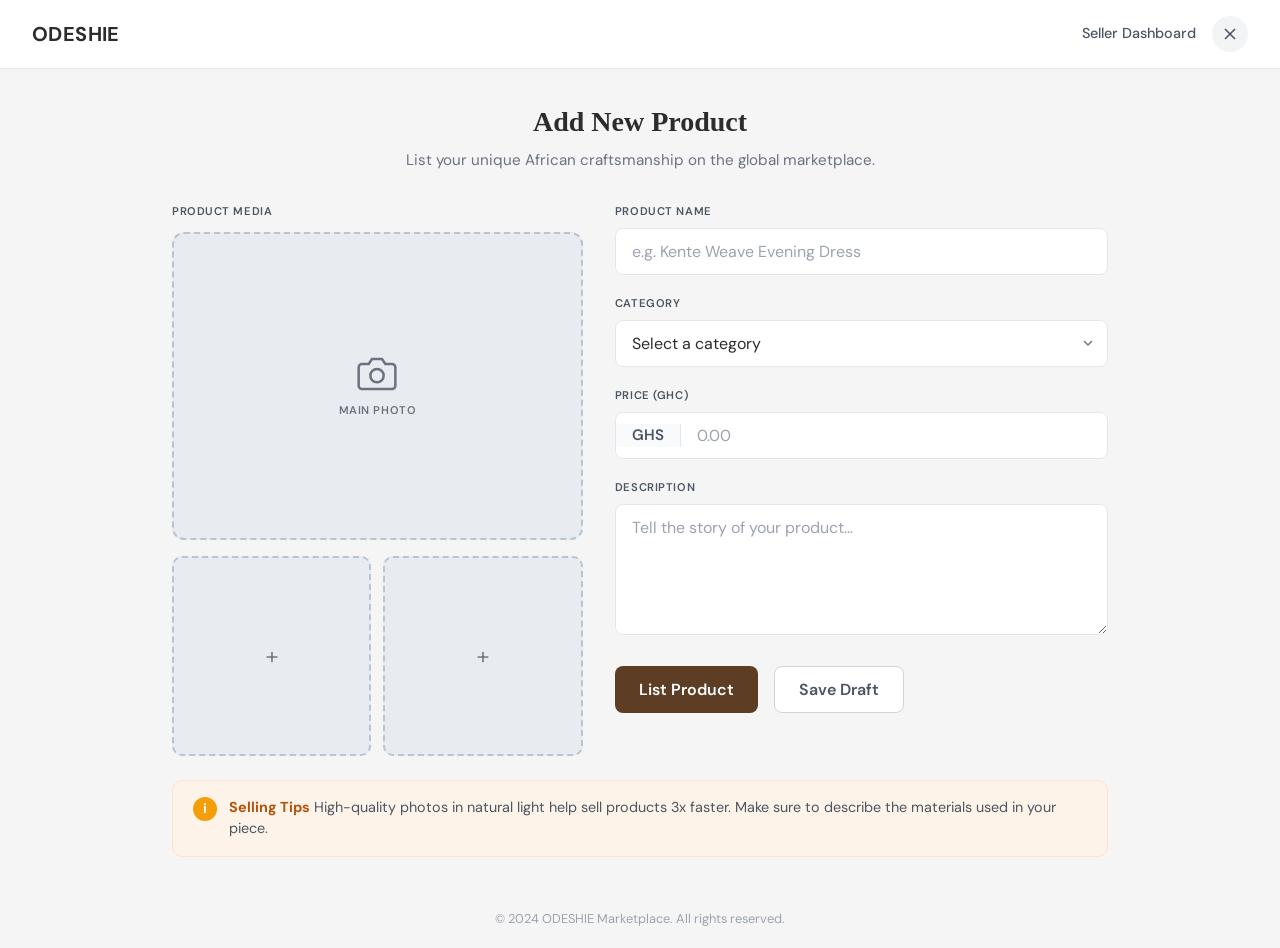
<file: pages/add-product.html>
<!DOCTYPE html>
<html lang="en">
<head>
  <meta charset="UTF-8">
  <meta name="viewport" content="width=device-width, initial-scale=1.0">
  <title>Add New Product — ODESHIE Seller</title>
  <link rel="preconnect" href="https://fonts.googleapis.com">
  <link rel="preconnect" href="https://fonts.gstatic.com" crossorigin>
  <link href="https://fonts.googleapis.com/css2?family=DM+Sans:wght@400;500;600;700&display=swap" rel="stylesheet">
  <link rel="stylesheet" href="../css/style.css">
</head>
<body class="page-add-product">
  <header class="add-product-header">
    <a href="../index.html" class="add-product-header__logo">ODESHIE</a>
    <div class="add-product-header__right">
      <a href="manage-products.html" class="add-product-header__link">Seller Dashboard</a>
      <a href="manage-products.html" class="add-product-header__close" aria-label="Close">
        <svg width="20" height="20" viewBox="0 0 24 24" fill="none" stroke="currentColor" stroke-width="2"><line x1="18" y1="6" x2="6" y2="18"/><line x1="6" y1="6" x2="18" y2="18"/></svg>
      </a>
    </div>
  </header>

  <main class="add-product-main">
    <h1 class="add-product-title">Add New Product</h1>
    <p class="add-product-subtitle">List your unique African craftsmanship on the global marketplace.</p>

    <form class="add-product-form" action="#" method="post">
      <div class="add-product-grid">
        <div class="add-product-media">
          <label class="add-product-media__label">Product Media</label>
          <div class="add-product-media__main" id="main-photo-area">
            <input type="file" name="main_photo" id="main_photo" class="add-product-media__input" accept="image/*">
            <svg class="add-product-media__camera" width="40" height="40" viewBox="0 0 24 24" fill="none" stroke="currentColor" stroke-width="1.5"><path d="M23 19a2 2 0 0 1-2 2H3a2 2 0 0 1-2-2V8a2 2 0 0 1 2-2h4l2-3h6l2 3h4a2 2 0 0 1 2 2z"/><circle cx="12" cy="13" r="4"/></svg>
            <span class="add-product-media__main-text">Main Photo</span>
          </div>
          <div class="add-product-media__thumbs">
            <div class="add-product-media__thumb" id="thumb1">
              <input type="file" name="photo_2" id="photo_2" class="add-product-media__input" accept="image/*">
              <span class="add-product-media__plus">+</span>
            </div>
            <div class="add-product-media__thumb" id="thumb2">
              <input type="file" name="photo_3" id="photo_3" class="add-product-media__input" accept="image/*">
              <span class="add-product-media__plus">+</span>
            </div>
          </div>
        </div>

        <div class="add-product-details">
          <div class="add-product-field">
            <label class="add-product-field__label" for="product_name">Product name</label>
            <input type="text" name="product_name" id="product_name" class="add-product-input" placeholder="e.g. Kente Weave Evening Dress">
          </div>
          <div class="add-product-field">
            <label class="add-product-field__label" for="category">Category</label>
            <div class="add-product-select-wrap">
              <select name="category" id="category" class="add-product-select">
                <option value="">Select a category</option>
                <option>Dresses</option>
                <option>Tops</option>
                <option>Jewelry</option>
                <option>Accessories</option>
                <option>Footwear</option>
                <option>Trousers</option>
              </select>
              <svg class="add-product-select__arrow" width="16" height="16" viewBox="0 0 24 24" fill="none" stroke="currentColor" stroke-width="2"><polyline points="6 9 12 15 18 9"/></svg>
            </div>
          </div>
          <div class="add-product-field">
            <label class="add-product-field__label" for="price">Price (GHC)</label>
            <div class="add-product-price-wrap">
              <span class="add-product-price-wrap__prefix">GHS</span>
              <input type="number" name="price" id="price" class="add-product-input add-product-input--price" placeholder="0.00" step="0.01" min="0" value="">
            </div>
          </div>
          <div class="add-product-field">
            <label class="add-product-field__label" for="description">Description</label>
            <textarea name="description" id="description" class="add-product-textarea" placeholder="Tell the story of your product..." rows="5"></textarea>
          </div>
          <div class="add-product-actions">
            <button type="submit" class="add-product-btn add-product-btn--primary">List Product</button>
            <button type="button" class="add-product-btn add-product-btn--secondary">Save Draft</button>
          </div>
        </div>
      </div>

      <div class="add-product-tips">
        <span class="add-product-tips__icon" aria-hidden="true">i</span>
        <p class="add-product-tips__text"><strong class="add-product-tips__title">Selling Tips</strong> High-quality photos in natural light help sell products 3x faster. Make sure to describe the materials used in your piece.</p>
      </div>
    </form>
  </main>

  <footer class="add-product-footer">
    © 2024 ODESHIE Marketplace. All rights reserved.
  </footer>

  <script>
    document.getElementById('main-photo-area').addEventListener('click', function() { document.getElementById('main_photo').click(); });
    document.getElementById('thumb1').addEventListener('click', function() { document.getElementById('photo_2').click(); });
    document.getElementById('thumb2').addEventListener('click', function() { document.getElementById('photo_3').click(); });
  </script>
</body>
</html>
</file>
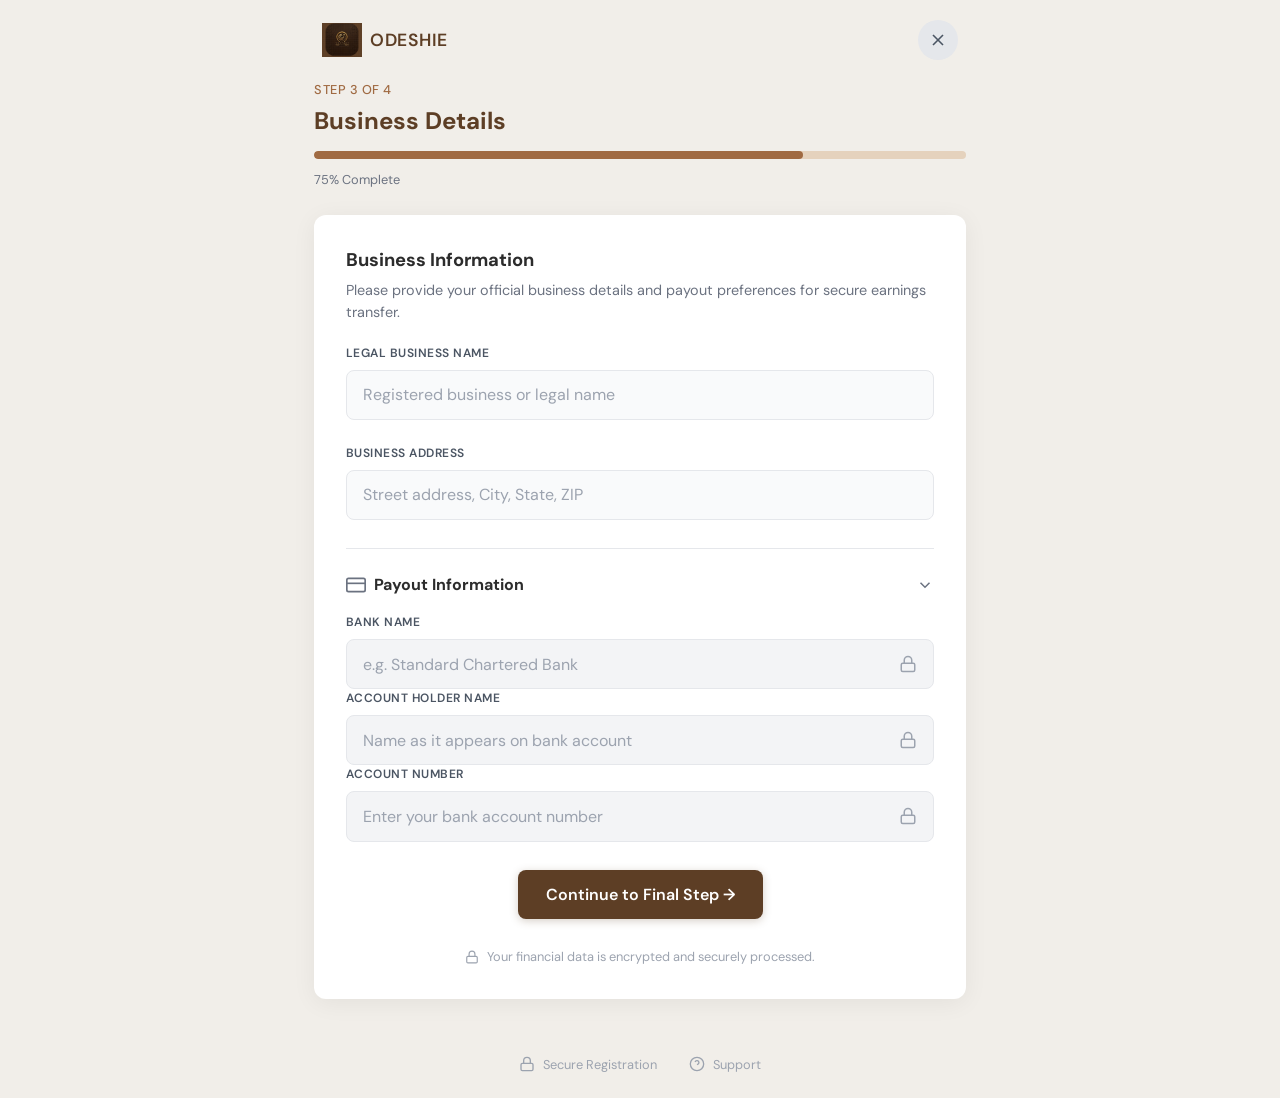
<file: pages/business-details.html>
<!DOCTYPE html>
<html lang="en">
<head>
  <meta charset="UTF-8">
  <meta name="viewport" content="width=device-width, initial-scale=1.0">
  <title>Business Details — ODESHIE</title>
  <link rel="preconnect" href="https://fonts.googleapis.com">
  <link rel="preconnect" href="https://fonts.gstatic.com" crossorigin>
  <link href="https://fonts.googleapis.com/css2?family=DM+Sans:wght@400;500;600;700&display=swap" rel="stylesheet">
  <link rel="stylesheet" href="../css/style.css">
</head>
<body class="page-setup">
  <header class="setup-header">
    <a href="../index.html" class="setup-header__logo">
      <img src="../assets/logo-odeshie.png" alt="" class="setup-header__logo-img" width="40" height="40">
      <span class="setup-header__logo-text">ODESHIE</span>
    </a>
    <a href="../index.html" class="setup-header__close" aria-label="Close">
      <svg width="20" height="20" viewBox="0 0 24 24" fill="none" stroke="currentColor" stroke-width="2"><line x1="18" y1="6" x2="6" y2="18"/><line x1="6" y1="6" x2="18" y2="18"/></svg>
    </a>
  </header>

  <main class="setup-main">
    <div class="setup-progress">
      <span class="setup-progress__step">STEP 3 OF 4</span>
      <h1 class="setup-progress__title">Business Details</h1>
      <div class="setup-progress__bar-wrap">
        <div class="setup-progress__bar" role="progressbar" aria-valuenow="75" aria-valuemin="0" aria-valuemax="100" style="width: 75%"></div>
      </div>
      <span class="setup-progress__pct">75% Complete</span>
    </div>

    <div class="setup-card">
      <section class="setup-section">
        <h2 class="setup-section__heading">Business Information</h2>
        <p class="setup-section__sub">Please provide your official business details and payout preferences for secure earnings transfer.</p>
        <form class="setup-form" action="#" method="post">
          <div class="setup-field">
            <label class="setup-field__label" for="legal_name">Legal business name</label>
            <input type="text" name="legal_name" id="legal_name" class="setup-input setup-input--full" placeholder="Registered business or legal name">
          </div>
          <div class="setup-field">
            <label class="setup-field__label" for="business_address">Business address</label>
            <input type="text" name="business_address" id="business_address" class="setup-input setup-input--full" placeholder="Street address, City, State, ZIP">
          </div>
        </section>

        <section class="setup-section setup-section--payout">
        <button type="button" class="setup-section__toggle" aria-expanded="true" aria-controls="payout-fields" id="payout-toggle">
          <svg class="setup-section__icon" width="20" height="20" viewBox="0 0 24 24" fill="none" stroke="currentColor" stroke-width="2"><rect x="1" y="4" width="22" height="16" rx="2" ry="2"/><line x1="1" y1="10" x2="23" y2="10"/></svg>
          <span class="setup-section__heading setup-section__heading--inline">Payout Information</span>
          <svg class="setup-section__arrow" width="18" height="18" viewBox="0 0 24 24" fill="none" stroke="currentColor" stroke-width="2"><polyline points="6 9 12 15 18 9"/></svg>
        </button>
        <div id="payout-fields" class="setup-section__content">
          <div class="setup-field">
            <label class="setup-field__label" for="bank_name">Bank name</label>
            <div class="setup-input-wrap setup-input-wrap--secure">
              <input type="text" name="bank_name" id="bank_name" class="setup-input" placeholder="e.g. Standard Chartered Bank">
              <svg class="setup-input-wrap__lock" width="18" height="18" viewBox="0 0 24 24" fill="none" stroke="currentColor" stroke-width="2"><rect x="3" y="11" width="18" height="11" rx="2" ry="2"/><path d="M7 11V7a5 5 0 0 1 10 0v4"/></svg>
            </div>
          </div>
          <div class="setup-field">
            <label class="setup-field__label" for="account_holder">Account holder name</label>
            <div class="setup-input-wrap setup-input-wrap--secure">
              <input type="text" name="account_holder" id="account_holder" class="setup-input" placeholder="Name as it appears on bank account">
              <svg class="setup-input-wrap__lock" width="18" height="18" viewBox="0 0 24 24" fill="none" stroke="currentColor" stroke-width="2"><rect x="3" y="11" width="18" height="11" rx="2" ry="2"/><path d="M7 11V7a5 5 0 0 1 10 0v4"/></svg>
            </div>
          </div>
          <div class="setup-field">
            <label class="setup-field__label" for="account_number">Account number</label>
            <div class="setup-input-wrap setup-input-wrap--secure">
              <input type="text" name="account_number" id="account_number" class="setup-input" placeholder="Enter your bank account number" inputmode="numeric" autocomplete="off">
              <svg class="setup-input-wrap__lock" width="18" height="18" viewBox="0 0 24 24" fill="none" stroke="currentColor" stroke-width="2"><rect x="3" y="11" width="18" height="11" rx="2" ry="2"/><path d="M7 11V7a5 5 0 0 1 10 0v4"/></svg>
            </div>
          </div>
        </div>
        </section>

        <div class="setup-actions">
          <button type="submit" class="setup-btn setup-btn--primary">Continue to Final Step →</button>
          <p class="setup-secure-msg">
            <svg width="14" height="14" viewBox="0 0 24 24" fill="none" stroke="currentColor" stroke-width="2"><rect x="3" y="11" width="18" height="11" rx="2" ry="2"/><path d="M7 11V7a5 5 0 0 1 10 0v4"/></svg>
            Your financial data is encrypted and securely processed.
          </p>
        </div>
        </form>
    </div>
  </main>

  <footer class="setup-footer">
    <span class="setup-footer__item">
      <svg width="16" height="16" viewBox="0 0 24 24" fill="none" stroke="currentColor" stroke-width="2"><rect x="3" y="11" width="18" height="11" rx="2" ry="2"/><path d="M7 11V7a5 5 0 0 1 10 0v4"/></svg>
      Secure Registration
    </span>
    <span class="setup-footer__item">
      <svg width="16" height="16" viewBox="0 0 24 24" fill="none" stroke="currentColor" stroke-width="2"><circle cx="12" cy="12" r="10"/><path d="M9.09 9a3 3 0 0 1 5.83 1c0 2-3 3-3 3"/><line x1="12" y1="17" x2="12.01" y2="17"/></svg>
      Support
    </span>
  </footer>
</body>
</html>
</file>
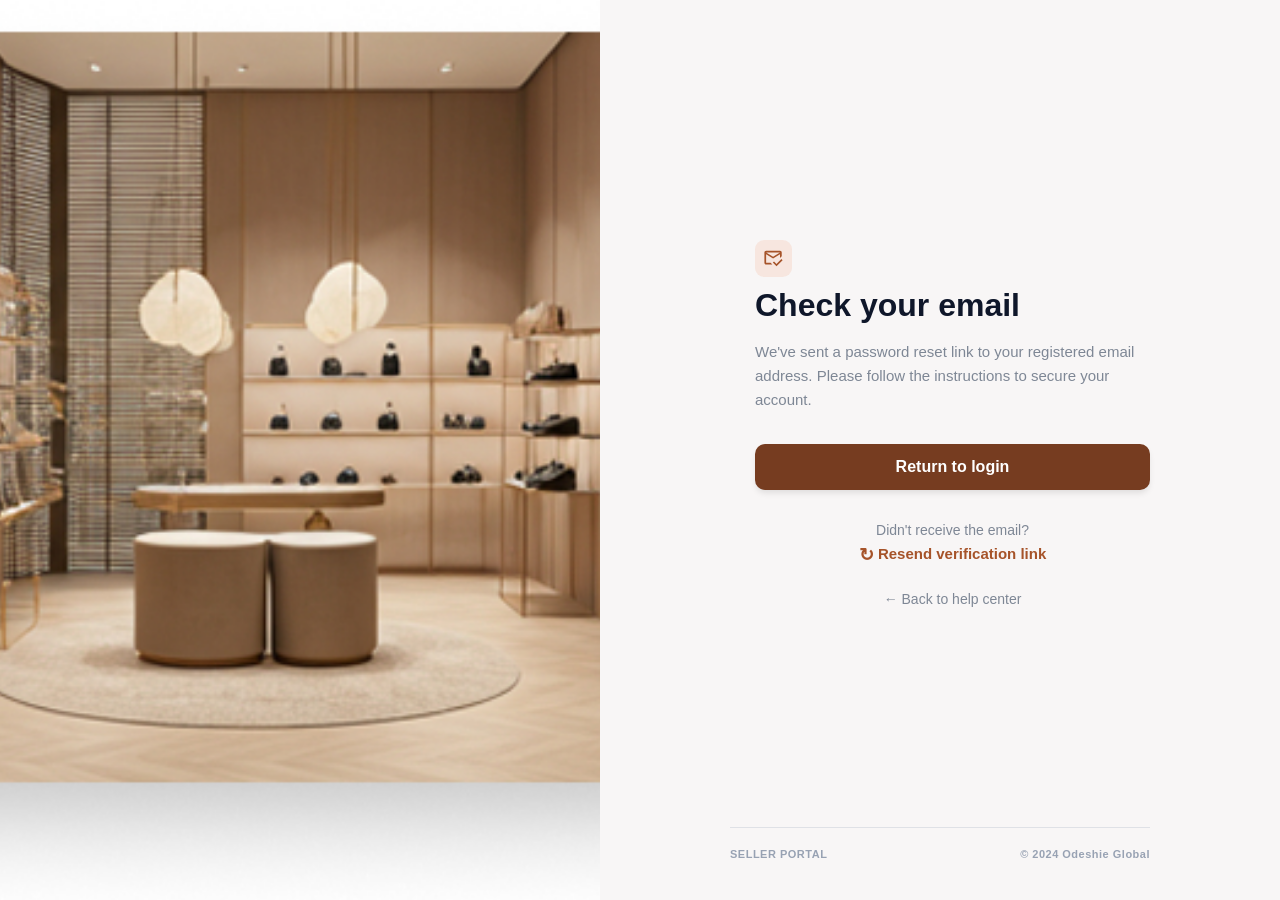
<file: pages/check-email.html>
<!DOCTYPE html>
<html lang="en">
<head>
    <meta charset="UTF-8">
    <meta name="viewport" content="width=device-width, initial-scale=1.0">
    <link rel="stylesheet" href="../css/check-email.css">
    <title>Email Check</title>
</head>
<body>
    <div class="container">
        <div class="left">
            <img src="../assets/images/Untitled/img/Left Side_ Branding/Background.jpg" alt="Branding Background">
        </div>

        <div class="right">
            <div class="main-content">
                <div class="icon-box">
                    <img src="../assets/icons and buttons/Untitled (4)/Untitled (5)/Icon/Overlay.svg" alt="Email Icon">
                </div>

                <h1>Check your email</h1>
                
                <p class="p-1">We've sent a password reset link to your registered email address. Please follow the instructions to secure your account.</p>

                <button><a href="login2.html">Return to login</a></button>

                <div class="resend-container">
                    <small>Didn't receive the email?</small>
                    <p class="p-2"><span>&#8635;</span> Resend verification link</p>
                </div>

                <p class="back-to-help">
                    <a href="#">&#8592; Back to help center</a>
                </p>
            </div>

            <footer>
                <div class="l"></div>
                <div class="footer-bottom">
                    <h3>SELLER PORTAL</h3>
                    <p>&copy; 2024 Odeshie Global</p>
                </div>
            </footer>
        </div>
    </div>
</body>
</html>
</file>
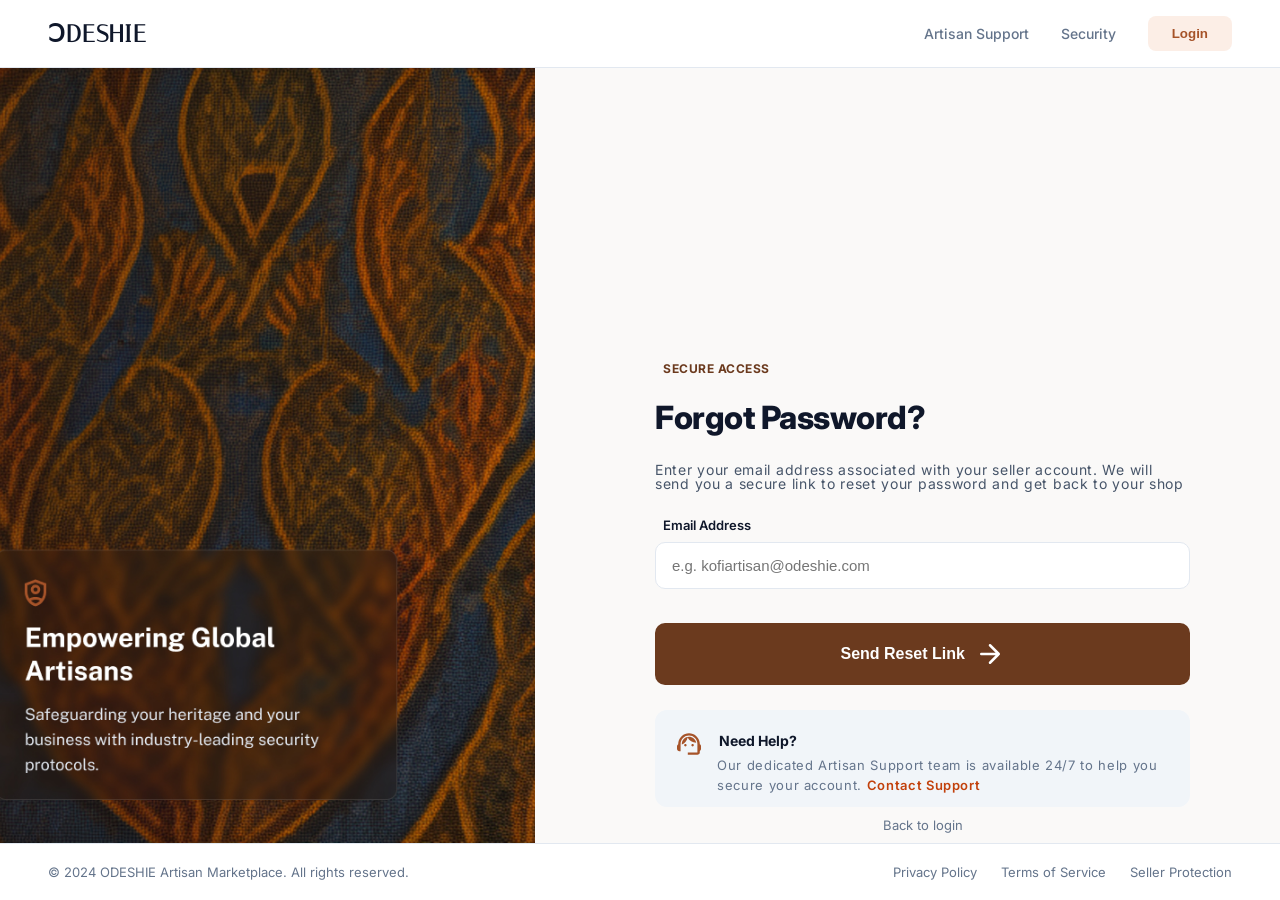
<file: pages/forgot-password-buyer.html>
<!DOCTYPE html>
<html lang="en">
<head>
    <meta charset="UTF-8">
    <meta name="viewport" content="width=device-width, initial-scale=1.0">
    <link rel="stylesheet" href="../css/forgot-password-buyer.css">
    <title>Forgot Password</title>
</head>
<body>
    <header>
        <h1>ƆDESHIE</h1>
        <nav><ul>
            <li>Artisan Support</li>
            <li>Security</li> 
            <button type="button"><a href="login.html">Login</a></button>
        </ul></nav>
    </header>
    <div class="container">
        <div class="left">
            <img src="../assets/images/Untitled/img/Left Side_ Image (African Heritage Textile).jpg" alt="">
        </div>
        <div class="right">
           <div class="sm-cont">
            <i></i>
             <small>SECURE ACCESS</small>
           </div>
            <h2>Forgot Password?</h2>
            <p>Enter your email address associated with your seller account. We will send you a secure link to reset your password and get back to your shop</p>
           <div class="em-cont">
            <i></i>
            <label for="email">Email Address</label>
           </div>
              <input type="email" id="email" placeholder="e.g. kofiartisan@odeshie.com">
                <button type="button" class="reset-btn"> Send Reset Link <img src="../assets/icons and buttons/Untitled (4)/Arrow right.svg" alt=""> </button>
                <div class="help">
                   <div class="b"><img src="../assets/icons and buttons/Untitled (4)/Untitled (5)/Icon-3.svg" alt=""><h3>Need Help?</h3></div> 
                    <p>Our dedicated Artisan Support team is available 24/7 to help you secure your account. <a href="contact.html">Contact Support</a></p>
                </div>
                <small><a href="login.html">Back to login</a></small>
        </div>
    </div>
    <footer>
        <p>&copy; 2024 ODESHIE Artisan Marketplace. All rights reserved.</p>
        <div class="footer-links">
            <a href="#">Privacy Policy</a>
            <a href="#">Terms of Service</a>
            <a href="#">Seller Protection</a>
        </div>
    </footer>
</body>
</html>
</file>
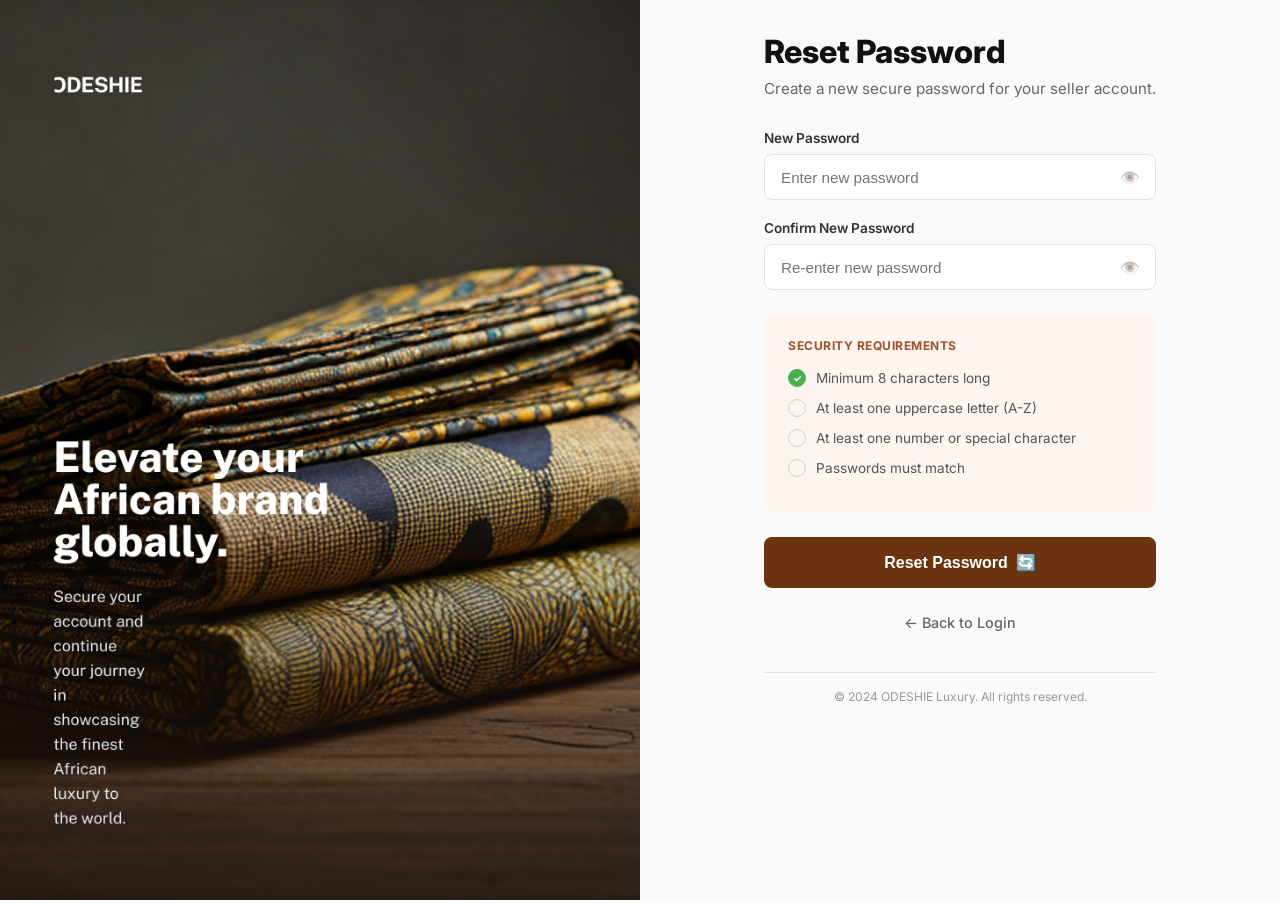
<file: pages/forgot-password-seller.html>
<!DOCTYPE html>
<html lang="en">
<head>
    <meta charset="UTF-8">
    <meta name="viewport" content="width=device-width, initial-scale=1.0">
    <link rel="stylesheet" href="../css/forgot-password-seller.css">
    <title>Reset Password (Seller)</title>
</head>
<body>
    <div class="contain">
        <div class="left">
            <img src="../assets/images/Untitled/Untitled (2)/Left Side_ Visual/Branding.jpg" alt="Branding Image">
        </div>

        <div class="right">
            <form action="/forgot-password" method="POST">
                <div class="form-wrapper">
                    <h1>Reset Password</h1>
                    <p class="description">Create a new secure password for your seller account.</p>
                    
                
                        <label for="password">New Password</label>
                        <div class="input-container">
                            <input type="password" id="password" name="password" placeholder="Enter new password" required>
                            <span class="toggle-icon">👁️</span>
                        </div>

                        <label for="confirm-password">Confirm New Password</label>
                        <div class="input-container">
                            <input type="password" id="confirm-password" name="confirm-password" placeholder="Re-enter new password" required>
                            <span class="toggle-icon">👁️</span>
                        </div>

                        <div class="sec-card">
                            <h3>SECURITY REQUIREMENTS</h3> 
                            <ul class="requirements-list">
                                <li class="checked">Minimum 8 characters long</li>
                                <li>At least one uppercase letter (A-Z)</li>
                                <li>At least one number or special character</li>
                                <li>Passwords must match</li>
                            </ul>
                        </div>

                        <button type="submit" class="reset-btn">
                            <a href="check-email.html">Reset Password</a>
                            <span class="btn-icon">🔄</span>
                        </button>

                    <div class="back-link">
                        <a href="login2.html">← Back to Login</a>
                    </div>

                    <div class="divider"></div>
                    <footer>© 2024 ODESHIE Luxury. All rights reserved.</footer>
                </div>
            </form>
        </div>
    </div>
</body>
</html>
</file>
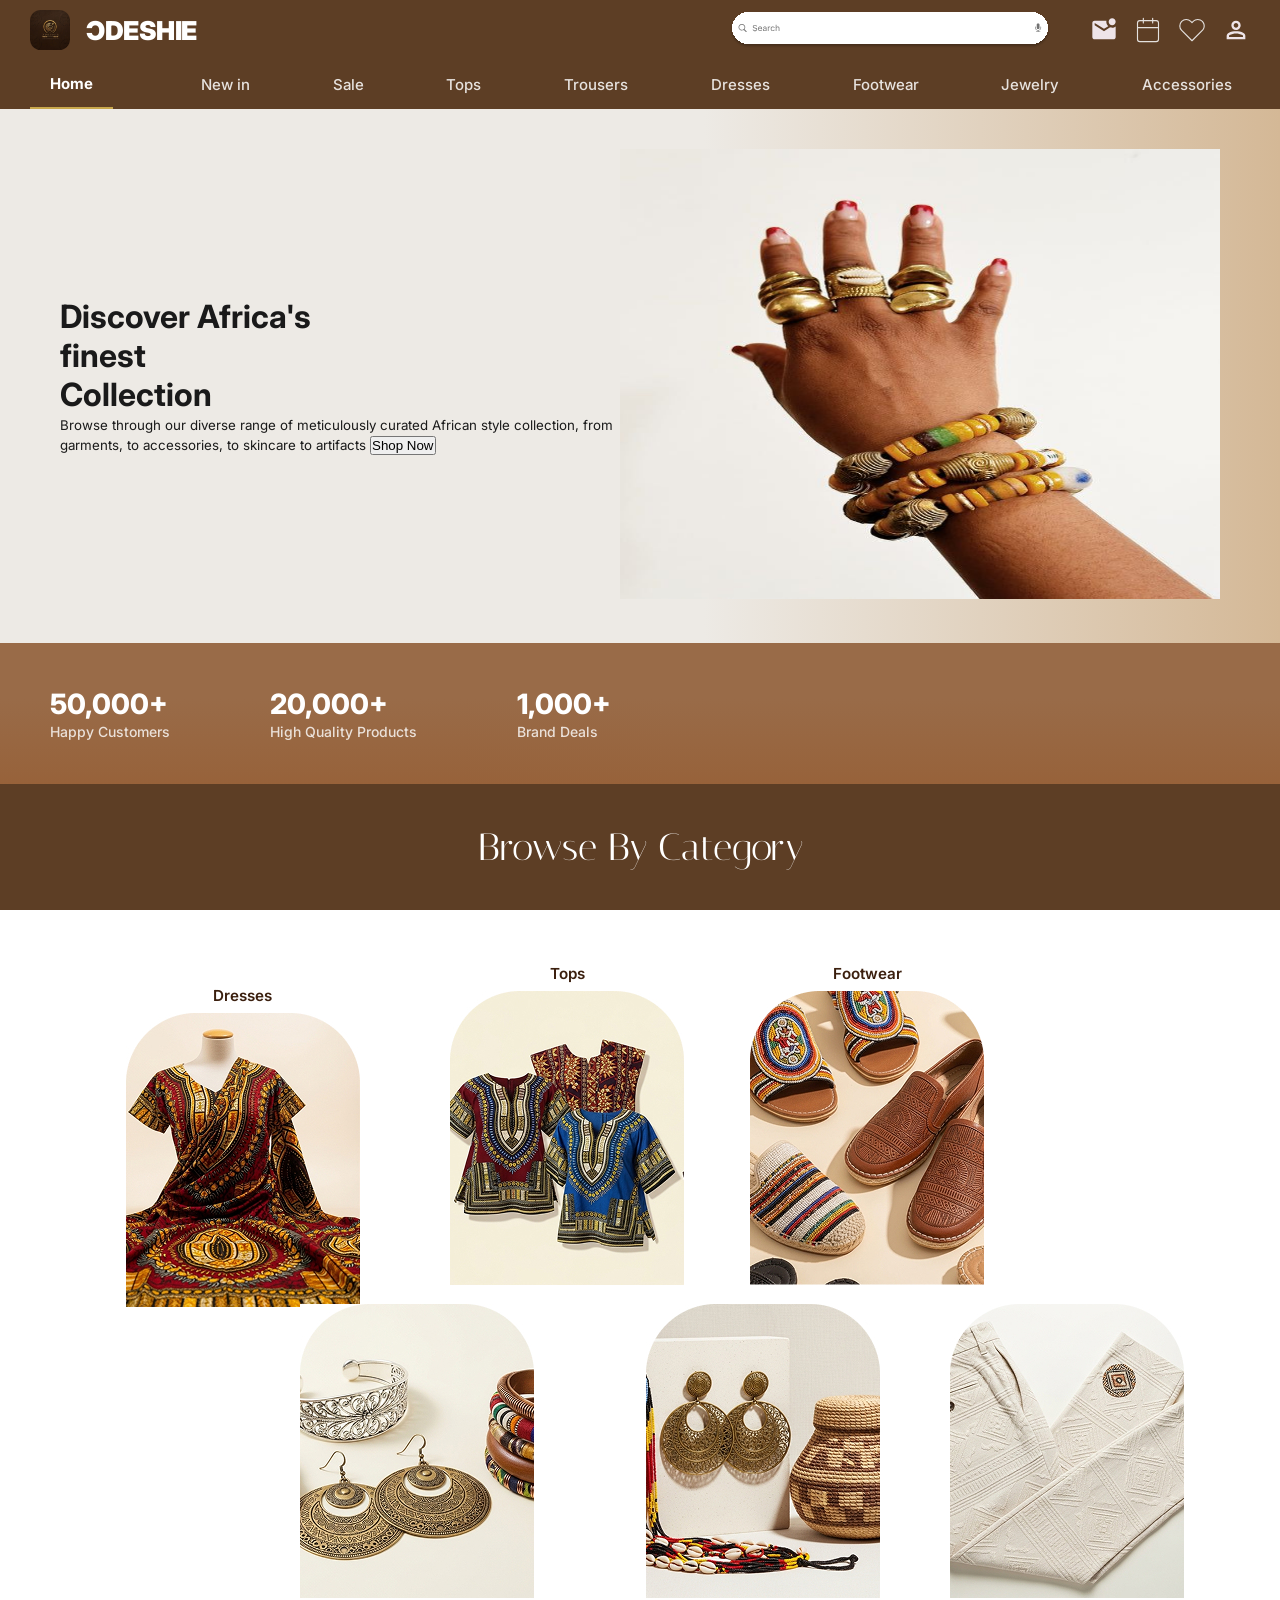
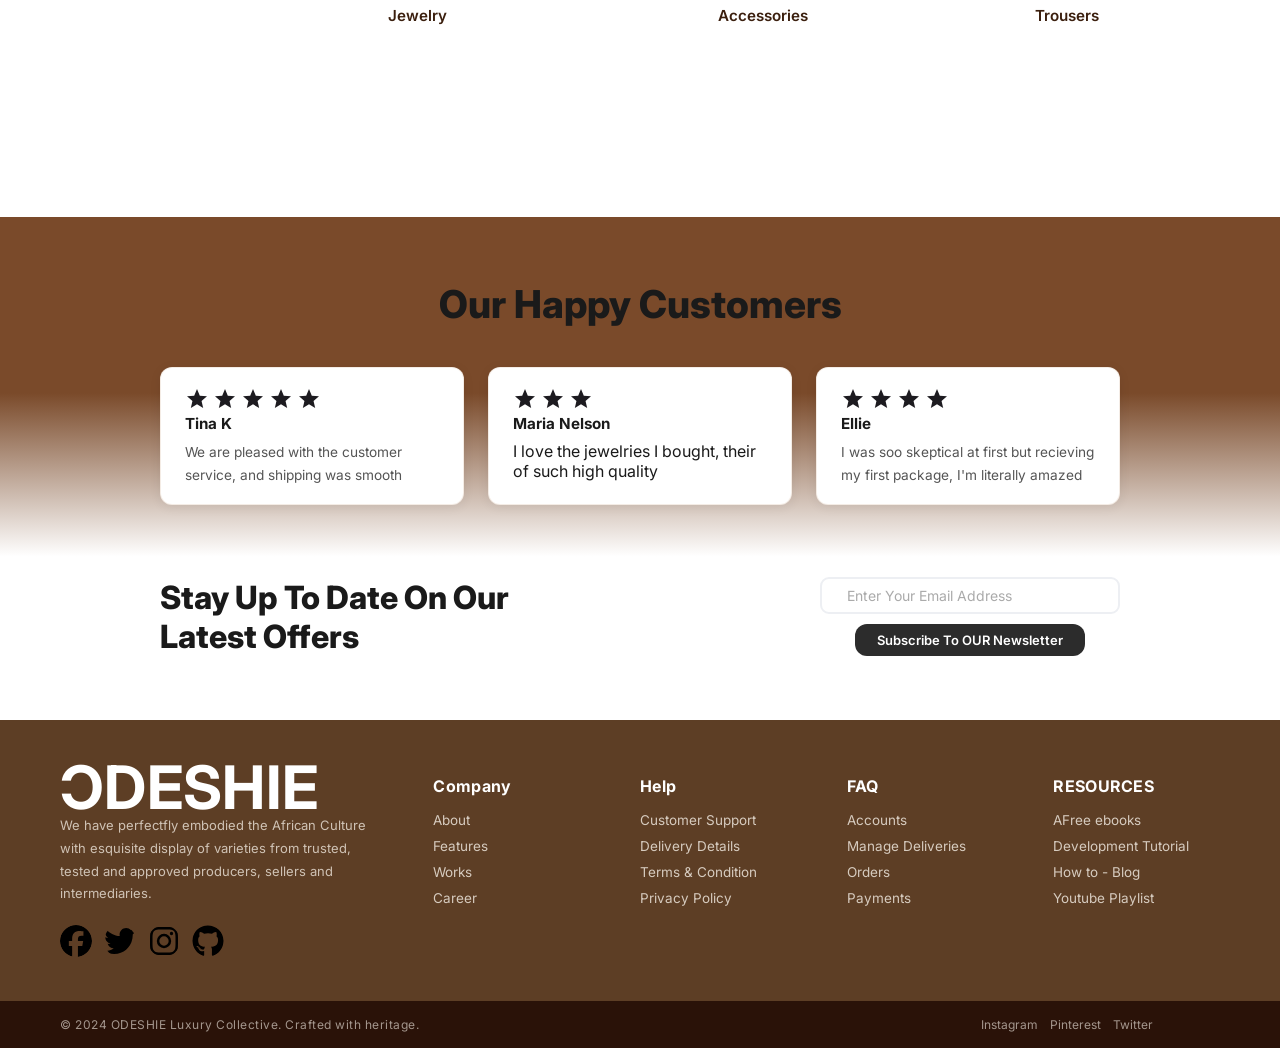
<file: pages/landing.html>
<!DOCTYPE html>
<html lang="en">
<head>
    <meta charset="UTF-8">
    <meta name="viewport" content="width=device-width, initial-scale=1.0">
    <link rel="stylesheet" href="../css/landing.css">
    <link rel="stylesheet" href="https://cdnjs.cloudflare.com/ajax/libs/font-awesome/6.5.0/css/all.min.css">
    <title>ODESHIE</title>
</head>
<body>
    <header>
        <div class="head1">
            <img class="img1" src="../assets/icons and buttons/Untitled (4)/Gemini_Generated_Image_jmtd0hjmtd0hjmtd 1.svg" alt="">
            <h1>ƆDESHIE</h1>
            <img class="srch" src="../assets/icons and buttons/Untitled (4)/Sidebar Search Field.svg" alt="">
            
            <div class="img-buttons">
                <img src="../assets/icons and buttons/Untitled (4)/mark_email_unread.svg" alt="">
                <img src="../assets/icons and buttons/Untitled (4)/Calendar.svg" alt="">
                <img src="../assets/icons and buttons/Untitled (4)/Heart.svg" alt="">
                <img src="../assets/icons and buttons/Untitled (4)/person.svg" alt="">
            </div>
        </div>
            <nav class="head2">
            <h3>Home</h3>
            <ul>
                <li>New in</li>
                <li>Sale</li>
                <li>Tops</li>
                <li>Trousers</li>
                <li>Dresses</li>
                <li>Footwear</li>
                <li>Jewelry</li>
                <li>Accessories</li>
            </ul>
    </nav>
    </header>
    <div class="container1">
        <div class="c1">
            <div class="co1">
                <h1>Discover Africa's <br> finest <br> Collection</h1>
                <small>Browse through our diverse range of meticulously curated African style collection, from garments, to accessories, to skincare to artifacts</small>
                <button type="button"><a href="login.html">Shop Now</a></button>
            </div>
            <div class="c2">
                <img src="../assets/images/Untitled/c4bfd48e6b4677206378498bc4dd0ad490196950.jpg" alt="African Collection" width="600px" height="450px">
            </div>
        </div>
        <div class="stats-row">
            <div class="s1">
                <h2>50,000+</h2>
                <p class="p1">Happy Customers</p>
            </div>
            <div class="s1">
            <h2>20,000+</h2>
            <p class="p1">High Quality Products</p>
            </div>
            <div class="s1">
            <h2>1,000+</h2>
            <p class="p1">Brand Deals </p>
            </div>
        </div>
    </div>
    <div class="category-container">
        <h1 class="bc">Browse By Category</h1>
        <div class="bc-dresses bd1">
            <a href="cat-clothing.html">Dresses</a>
            <img src="../assets/images/Untitled/Image 11.jpg" alt="">
        </div>
        <div class="bc-dresses bd3">
            <a href="cat-clothing.html">Tops</a>
            <img src="../assets/images/Untitled/Image 13.jpg  " alt="">
        </div>
        <div class="bc-dresses bd2">
            <a href="cat-clothing.html">Jewelry</a>
            <img src="../assets/images/Untitled/Image 12.jpg" alt="">
        </div>
        <div class="bc-dresses bd4">
            <a href="cat-jewelry.html">Footwear</a>
            <img src="../assets/images/Untitled/Image 14.jpg    " alt="">
        </div>
        <div class="bc-dresses bd5">
            <a href="cat-clothing.html">Accessories</a>
            <img src="../assets/images/Untitled/image 15.jpg" alt="">
        </div>
        <div class="bc-dresses bd6">
            <a href="cat-clothing.html">Trousers</a>
            <img src="../assets/images/Untitled/Image16.jpg" alt="">
        </div>
    </div> 
    <div class="container2">
        <h1 class="oh">Our Happy Customers</h1>
        <div class="card-container">
        <div class="card">
            <img src="../assets/icons and buttons/Untitled (4)/star_filled.svg" alt="" width="24px" height="24px">
            <img src="../assets/icons and buttons/Untitled (4)/star_filled.svg" alt="" width="24px" height="24px">
            <img src="../assets/icons and buttons/Untitled (4)/star_filled.svg" alt="" width="24px" height="24px">
            <img src="../assets/icons and buttons/Untitled (4)/star_filled.svg" alt="" width="24px" height="24px">
            <img src="../assets/icons and buttons/Untitled (4)/star_filled.svg" alt="" width="24px" height="24px">
            
            <h3>Tina K</h3>
           <small>We are pleased with the customer service, and shipping was smooth</small> 
        </div>
        <div class="card">
            <img src="../assets/icons and buttons/Untitled (4)/star_filled.svg" alt="" width="24px" height="24px">
            <img src="../assets/icons and buttons/Untitled (4)/star_filled.svg" alt="" width="24px" height="24px">
            <img src="../assets/icons and buttons/Untitled (4)/star_filled.svg" alt="" width="24px" height="24px">
            <h3>Maria Nelson</h3>
            <smallI>I love the jewelries I bought, their of such high quality</small> 
        </div>
        <div class="card">
            <img src="../assets/icons and buttons/Untitled (4)/star_filled.svg" alt="" width="24px" height="24px">
            <img src="../assets/icons and buttons/Untitled (4)/star_filled.svg" alt="" width="24px" height="24px">
            <img src="../assets/icons and buttons/Untitled (4)/star_filled.svg" alt="" width="24px" height="24px">
            <img src="../assets/icons and buttons/Untitled (4)/star_filled.svg" alt="" width="24px" height="24px">
            <h3>Ellie</h3>
           <small>I was soo skeptical at first but recieving my first package, I'm literally amazed</small> 
        </div>
    </div>
    <div class="offers">
        <h1>Stay Up To Date On Our Latest Offers</h1>
        <div class="newsletter">
            <input class="nee" type="email" name="" id="" placeholder="Enter Your Email Address">
            <button class="neb" type="button">Subscribe To OUR Newsletter</button>
        </div>
    </div>
    </div>
    <div class="container3">
        <div class="c31">
            <h2 class="h31">ƆDESHIE</h2>
            <p>We have perfectfly embodied the African Culture with esquisite display of varieties from trusted, tested and approved producers, sellers and intermediaries.</p>
            <svg xmlns="http://www.w3.org/2000/svg" viewBox="0 0 512 512"><path d="M512 256C512 114.6 397.4 0 256 0S0 114.6 0 256C0 376 82.7 476.8 194.2 504.5l0-170.3-52.8 0 0-78.2 52.8 0 0-33.7c0-87.1 39.4-127.5 125-127.5 16.2 0 44.2 3.2 55.7 6.4l0 70.8c-6-.6-16.5-1-29.6-1-42 0-58.2 15.9-58.2 57.2l0 27.8 83.6 0-14.4 78.2-69.3 0 0 175.9C413.8 494.8 512 386.9 512 256z"/></svg>
            <svg xmlns="http://www.w3.org/2000/svg" viewBox="0 0 512 512"><path d="M459.4 151.7c.3 4.5 .3 9.1 .3 13.6 0 138.7-105.6 298.6-298.6 298.6-59.5 0-114.7-17.2-161.1-47.1 8.4 1 16.6 1.3 25.3 1.3 49.1 0 94.2-16.6 130.3-44.8-46.1-1-84.8-31.2-98.1-72.8 6.5 1 13 1.6 19.8 1.6 9.4 0 18.8-1.3 27.6-3.6-48.1-9.7-84.1-52-84.1-103l0-1.3c14 7.8 30.2 12.7 47.4 13.3-28.3-18.8-46.8-51-46.8-87.4 0-19.5 5.2-37.4 14.3-53 51.7 63.7 129.3 105.3 216.4 109.8-1.6-7.8-2.6-15.9-2.6-24 0-57.8 46.8-104.9 104.9-104.9 30.2 0 57.5 12.7 76.7 33.1 23.7-4.5 46.5-13.3 66.6-25.3-7.8 24.4-24.4 44.8-46.1 57.8 21.1-2.3 41.6-8.1 60.4-16.2-14.3 20.8-32.2 39.3-52.6 54.3z"/></svg>
            <svg xmlns="http://www.w3.org/2000/svg" viewBox="0 0 448 512"><path d="M224.3 141a115 115 0 1 0 -.6 230 115 115 0 1 0 .6-230zm-.6 40.4a74.6 74.6 0 1 1 .6 149.2 74.6 74.6 0 1 1 -.6-149.2zm93.4-45.1a26.8 26.8 0 1 1 53.6 0 26.8 26.8 0 1 1 -53.6 0zm129.7 27.2c-1.7-35.9-9.9-67.7-36.2-93.9-26.2-26.2-58-34.4-93.9-36.2-37-2.1-147.9-2.1-184.9 0-35.8 1.7-67.6 9.9-93.9 36.1s-34.4 58-36.2 93.9c-2.1 37-2.1 147.9 0 184.9 1.7 35.9 9.9 67.7 36.2 93.9s58 34.4 93.9 36.2c37 2.1 147.9 2.1 184.9 0 35.9-1.7 67.7-9.9 93.9-36.2 26.2-26.2 34.4-58 36.2-93.9 2.1-37 2.1-147.8 0-184.8zM399 388c-7.8 19.6-22.9 34.7-42.6 42.6-29.5 11.7-99.5 9-132.1 9s-102.7 2.6-132.1-9c-19.6-7.8-34.7-22.9-42.6-42.6-11.7-29.5-9-99.5-9-132.1s-2.6-102.7 9-132.1c7.8-19.6 22.9-34.7 42.6-42.6 29.5-11.7 99.5-9 132.1-9s102.7-2.6 132.1 9c19.6 7.8 34.7 22.9 42.6 42.6 11.7 29.5 9 99.5 9 132.1s2.7 102.7-9 132.1z"/></svg>
            <svg xmlns="http://www.w3.org/2000/svg" viewBox="0 0 512 512"><path d="M173.9 397.4c0 2-2.3 3.6-5.2 3.6-3.3 .3-5.6-1.3-5.6-3.6 0-2 2.3-3.6 5.2-3.6 3-.3 5.6 1.3 5.6 3.6zm-31.1-4.5c-.7 2 1.3 4.3 4.3 4.9 2.6 1 5.6 0 6.2-2s-1.3-4.3-4.3-5.2c-2.6-.7-5.5 .3-6.2 2.3zm44.2-1.7c-2.9 .7-4.9 2.6-4.6 4.9 .3 2 2.9 3.3 5.9 2.6 2.9-.7 4.9-2.6 4.6-4.6-.3-1.9-3-3.2-5.9-2.9zM252.8 8c-138.7 0-244.8 105.3-244.8 244 0 110.9 69.8 205.8 169.5 239.2 12.8 2.3 17.3-5.6 17.3-12.1 0-6.2-.3-40.4-.3-61.4 0 0-70 15-84.7-29.8 0 0-11.4-29.1-27.8-36.6 0 0-22.9-15.7 1.6-15.4 0 0 24.9 2 38.6 25.8 21.9 38.6 58.6 27.5 72.9 20.9 2.3-16 8.8-27.1 16-33.7-55.9-6.2-112.3-14.3-112.3-110.5 0-27.5 7.6-41.3 23.6-58.9-2.6-6.5-11.1-33.3 2.6-67.9 20.9-6.5 69 27 69 27 20-5.6 41.5-8.5 62.8-8.5s42.8 2.9 62.8 8.5c0 0 48.1-33.6 69-27 13.7 34.7 5.2 61.4 2.6 67.9 16 17.7 25.8 31.5 25.8 58.9 0 96.5-58.9 104.2-114.8 110.5 9.2 7.9 17 22.9 17 46.4 0 33.7-.3 75.4-.3 83.6 0 6.5 4.6 14.4 17.3 12.1 100-33.2 167.8-128.1 167.8-239 0-138.7-112.5-244-251.2-244zM105.2 352.9c-1.3 1-1 3.3 .7 5.2 1.6 1.6 3.9 2.3 5.2 1 1.3-1 1-3.3-.7-5.2-1.6-1.6-3.9-2.3-5.2-1zm-10.8-8.1c-.7 1.3 .3 2.9 2.3 3.9 1.6 1 3.6 .7 4.3-.7 .7-1.3-.3-2.9-2.3-3.9-2-.6-3.6-.3-4.3 .7zm32.4 35.6c-1.6 1.3-1 4.3 1.3 6.2 2.3 2.3 5.2 2.6 6.5 1 1.3-1.3 .7-4.3-1.3-6.2-2.2-2.3-5.2-2.6-6.5-1zm-11.4-14.7c-1.6 1-1.6 3.6 0 5.9s4.3 3.3 5.6 2.3c1.6-1.3 1.6-3.9 0-6.2-1.4-2.3-4-3.3-5.6-2z"/></svg>
        </div>
        <div class="c31">
            <h2>Company</h2>
           <ul>
            <li>About</li>
            <li>Features</li>
            <li>Works</li>
            <li>Career</li>
           </ul>
        </div>
        <div class="c31">
            <h2>Help</h2>
            <ul>
                <li>Customer Support</li>
                <li>Delivery Details</li>
                <li>Terms & Condition</li>
                <li>Privacy Policy</li>
            </ul>
        </div>
        <div class="c31">
            <h2>FAQ</h2>
            <ul>
                <li>Accounts</li>
                <li>Manage Deliveries</li>
                <li>Orders</li>
                <li>Payments</li>
            </ul>
        </div>
        <div class="c31">
            <h2>RESOURCES</h2>
            <ul>
                <li>AFree ebooks</li>
                <li>Development Tutorial</li>
                <li>How to - Blog</li>
                <li>Youtube Playlist</li>
               </ul>
        </div>
    </div>
    <div class="footer1">
    <footer>© 2024 ODESHIE Luxury Collective. Crafted with heritage.</footer>
    <small><a href="https://instagram.com">Instagram</a></small>
    <small><a href="https://Pinterest.com">Pinterest</a></small>
    <small><a href="https://Twitter.com">Twitter</a></small>
</div>
</body>
</html>
</file>
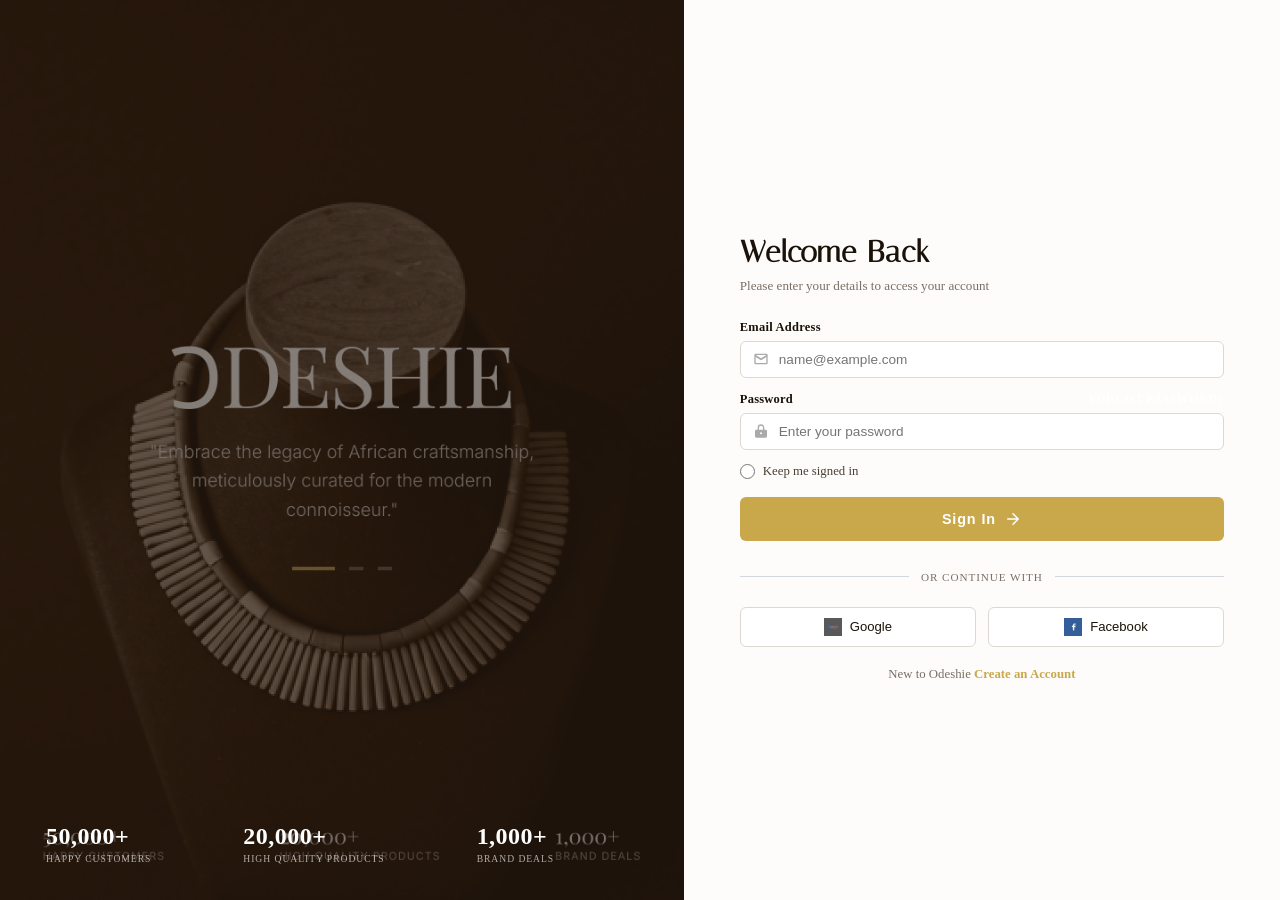
<file: pages/login.html>
<!DOCTYPE html>
<html lang="en">
<head>
    <meta charset="UTF-8">
    <meta name="viewport" content="width=device-width, initial-scale=1.0">
    <link rel="stylesheet" href="../css/login.css">
    <title>Login Page</title>
</head>
<body>
    <div class="main-container">
            <div class="container1">
                <div class="s1-wrapper">
                    <div class="s1">
                        <h2>50,000+</h2>
                        <p class="p1">HAPPY CUSTOMERS</p>
                    </div>
                    <div class="s1">
                        <h2>20,000+</h2>
                        <p class="p1">HIGH QUALITY PRODUCTS</p>
                    </div>
                    <div class="s1">
                        <h2>1,000+</h2>
                        <p class="p1">BRAND DEALS</p>
                    </div>
                </div>
            </div>
            
            <div class="container2">
                <H2 class="h-2"> Welcome Back</H2>
                <p class="2">Please enter your details to access your account</p>
                <label class="ema" for="email">Email Address</label>
                <input type="email" name="" id="" placeholder="name@example.com">
                <div class="pas-row">
                    <label class="pas" for="password">Password</label>
                    <a href="#" class="forgot">FORGOT PASSWORD?</a>
                </div>
                <input type="password" name="" id="" placeholder="Enter your password">
                <div class="rtp">
                    <input type="radio" name="" id="">
                    <label for="radio">Keep me signed in</label>
                </div>
                <button type="submit" href="landing.html">Sign In <img src="../assets/icons and buttons/Untitled (4)/Arrow right.svg" alt=""></button>
                <div class="orc">
                    <div class="or"></div>
                    <div class="oc">OR CONTINUE WITH</div>
                    <div class="or"></div>
                </div>
                <div class="G">
                    <button disabled="disabled"><a href=""><img src="../assets/icons and buttons/Untitled (4)/Google Logo.svg" alt="">Google</a></button>
                    <button disabled="disabled"><a href=""><img src="../assets/icons and buttons/Untitled (4)/Facebook Logo.svg" alt="">Facebook</a></button>
                </div>
                <p>New to Odeshie <a href="signup.html">Create an Account</a> </p>
            </div>
        </div>
    </div>
</body>
</html>
</file>
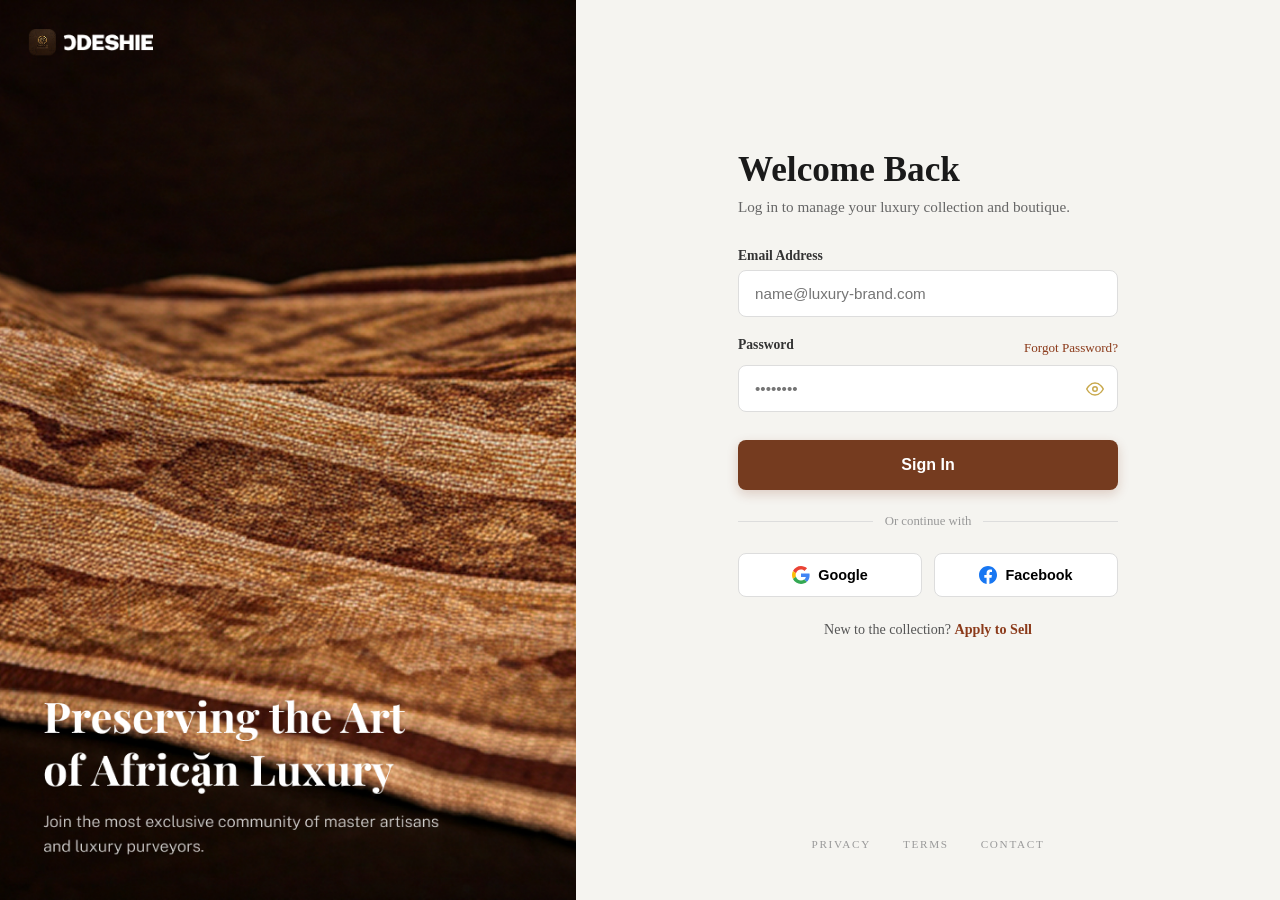
<file: pages/login2.html>
<!DOCTYPE html>
<html lang="en">
<head>
    <meta charset="UTF-8">
    <meta name="viewport" content="width=device-width, initial-scale=1.0">
    <link rel="stylesheet" href="../css/login2.css">
    <title>Odeshie - Login</title>
</head>
<body>
    <div class="main-container">

        <div class="left-panel">
                <img src="../assets/images/Untitled/Untitled (2)/Left Side_ Atmospheric Image.jpg" alt="">

        </div>

        <div class="right-panel">
            <div class="form-wrapper">
                <h1 class="title">Welcome Back</h1>
                <p class="subtitle">Log in to manage your luxury collection and boutique.</p>

                <div class="field-group">
                    <label for="email">Email Address</label>
                    <input type="email" id="email" placeholder="name@luxury-brand.com">
                </div>

                <div class="field-group">
                    <div class="password-label-row">
                        <label for="password">Password</label>
                        <a href="forgot-password.html" class="forgot">Forgot Password?</a>
                    </div>
                    <div class="password-wrapper">
                        <input type="password" id="password" placeholder="••••••••">
                        <span class="eye-icon">
                            <svg xmlns="http://www.w3.org/2000/svg" width="18" height="18" fill="none" viewBox="0 0 24 24" stroke="#c8a84b" stroke-width="2">
                                <path d="M1 12s4-8 11-8 11 8 11 8-4 8-11 8-11-8-11-8z"/>
                                <circle cx="12" cy="12" r="3"/>
                            </svg>
                        </span>
                    </div>
                </div>

                <button class="sign-in-btn">Sign In</button>

                <div class="divider">
                    <span>Or continue with</span>
                </div>

                <div class="social-buttons">
                    <button class="social-btn">
                        <svg xmlns="http://www.w3.org/2000/svg" width="18" height="18" viewBox="0 0 48 48">
                            <path fill="#EA4335" d="M24 9.5c3.54 0 6.71 1.22 9.21 3.6l6.85-6.85C35.9 2.38 30.47 0 24 0 14.62 0 6.51 5.38 2.56 13.22l7.98 6.19C12.43 13.72 17.74 9.5 24 9.5z"/>
                            <path fill="#4285F4" d="M46.98 24.55c0-1.57-.15-3.09-.38-4.55H24v9.02h12.94c-.58 2.96-2.26 5.48-4.78 7.18l7.73 6c4.51-4.18 7.09-10.36 7.09-17.65z"/>
                            <path fill="#FBBC05" d="M10.53 28.59c-.48-1.45-.76-2.99-.76-4.59s.27-3.14.76-4.59l-7.98-6.19C.92 16.46 0 20.12 0 24c0 3.88.92 7.54 2.56 10.78l7.97-6.19z"/>
                            <path fill="#34A853" d="M24 48c6.48 0 11.93-2.13 15.89-5.81l-7.73-6c-2.18 1.48-4.97 2.31-8.16 2.31-6.26 0-11.57-4.22-13.47-9.91l-7.98 6.19C6.51 42.62 14.62 48 24 48z"/>
                            <path fill="none" d="M0 0h48v48H0z"/>
                        </svg>
                        Google
                    </button>
                    <button class="social-btn">
                        <svg xmlns="http://www.w3.org/2000/svg" width="18" height="18" viewBox="0 0 24 24" fill="#1877F2">
                            <path d="M24 12.073C24 5.405 18.627 0 12 0S0 5.405 0 12.073C0 18.1 4.388 23.094 10.125 24v-8.437H7.078v-3.49h3.047V9.41c0-3.025 1.792-4.697 4.533-4.697 1.312 0 2.686.236 2.686.236v2.97h-1.514c-1.491 0-1.956.93-1.956 1.886v2.267h3.328l-.532 3.49h-2.796V24C19.612 23.094 24 18.1 24 12.073z"/>
                        </svg>
                        Facebook
                    </button>
                </div>

                <p class="signup-text">New to the collection? <a href="login.html" class="apply-link">Apply to Sell</a></p>
            </div>

            <div class="footer-links">
                <a href="#">PRIVACY</a>
                <a href="#">TERMS</a>
                <a href="#">CONTACT</a>
            </div>
        </div>

    </div>
</body>
</html>
</file>
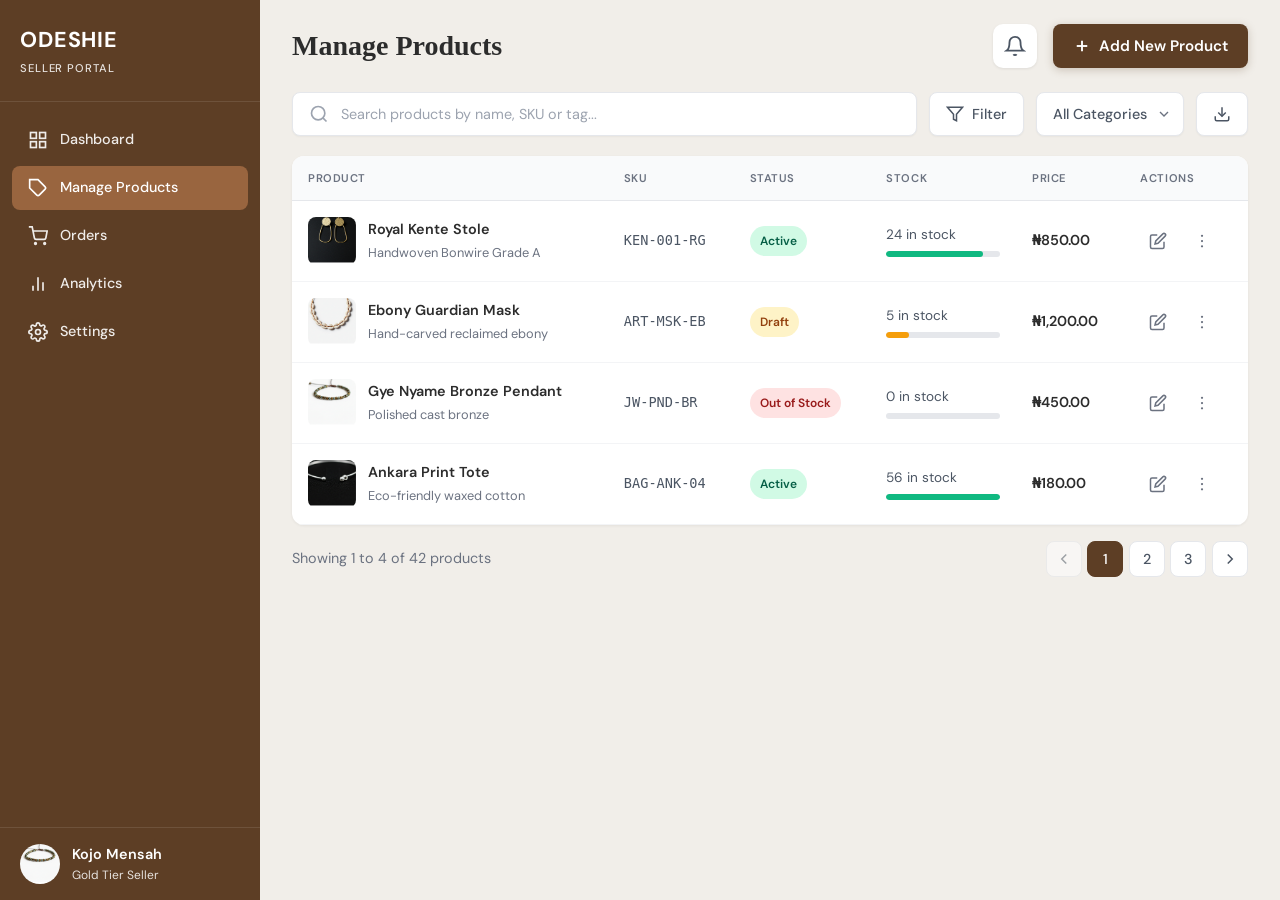
<file: pages/manage-products.html>
<!DOCTYPE html>
<html lang="en">
<head>
  <meta charset="UTF-8">
  <meta name="viewport" content="width=device-width, initial-scale=1.0">
  <title>Manage Products — ODESHIE Seller Portal</title>
  <link rel="preconnect" href="https://fonts.googleapis.com">
  <link rel="preconnect" href="https://fonts.gstatic.com" crossorigin>
  <link href="https://fonts.googleapis.com/css2?family=DM+Sans:wght@400;500;600;700&display=swap" rel="stylesheet">
  <link rel="stylesheet" href="../css/style.css">
</head>
<body class="page-seller">
  <aside class="seller-sidebar">
    <div class="seller-sidebar__brand">
      <span class="seller-sidebar__logo">ODESHIE</span>
      <span class="seller-sidebar__tagline">SELLER PORTAL</span>
    </div>
    <nav class="seller-nav" aria-label="Seller navigation">
      <a href="dashboard.html" class="seller-nav__link">
        <svg width="20" height="20" viewBox="0 0 24 24" fill="none" stroke="currentColor" stroke-width="2"><rect x="3" y="3" width="7" height="7"/><rect x="14" y="3" width="7" height="7"/><rect x="3" y="14" width="7" height="7"/><rect x="14" y="14" width="7" height="7"/></svg>
        <span>Dashboard</span>
      </a>
      <a href="manage-products.html" class="seller-nav__link seller-nav__link--active">
        <svg width="20" height="20" viewBox="0 0 24 24" fill="none" stroke="currentColor" stroke-width="2"><path d="M20.59 13.41l-7.17 7.17a2 2 0 0 1-2.83 0L2 12V2h10l8.59 8.59a2 2 0 0 1 0 2.82z"/><line x1="7" y1="7" x2="7.01" y2="7"/></svg>
        <span>Manage Products</span>
      </a>
      <a href="orders.html" class="seller-nav__link">
        <svg width="20" height="20" viewBox="0 0 24 24" fill="none" stroke="currentColor" stroke-width="2"><circle cx="9" cy="21" r="1"/><circle cx="20" cy="21" r="1"/><path d="M1 1h4l2.68 13.39a2 2 0 0 0 2 1.61h9.72a2 2 0 0 0 2-1.61L23 6H6"/></svg>
        <span>Orders</span>
      </a>
      <a href="analytics.html" class="seller-nav__link">
        <svg width="20" height="20" viewBox="0 0 24 24" fill="none" stroke="currentColor" stroke-width="2"><line x1="18" y1="20" x2="18" y2="10"/><line x1="12" y1="20" x2="12" y2="4"/><line x1="6" y1="20" x2="6" y2="14"/></svg>
        <span>Analytics</span>
      </a>
      <a href="settings.html" class="seller-nav__link">
        <svg width="20" height="20" viewBox="0 0 24 24" fill="none" stroke="currentColor" stroke-width="2"><circle cx="12" cy="12" r="3"/><path d="M19.4 15a1.65 1.65 0 0 0 .33 1.82l.06.06a2 2 0 0 1 0 2.83 2 2 0 0 1-2.83 0l-.06-.06a1.65 1.65 0 0 0-1.82-.33 1.65 1.65 0 0 0-1 1.51V21a2 2 0 0 1-2 2 2 2 0 0 1-2-2v-.09A1.65 1.65 0 0 0 9 19.4a1.65 1.65 0 0 0-1.82.33l-.06.06a2 2 0 0 1-2.83 0 2 2 0 0 1 0-2.83l.06-.06a1.65 1.65 0 0 0 .33-1.82 1.65 1.65 0 0 0-1.51-1H3a2 2 0 0 1-2-2 2 2 0 0 1 2-2h.09A1.65 1.65 0 0 0 4.6 9a1.65 1.65 0 0 0-.33-1.82l-.06-.06a2 2 0 0 1 0-2.83 2 2 0 0 1 2.83 0l.06.06a1.65 1.65 0 0 0 1.82.33H9a1.65 1.65 0 0 0 1-1.51V3a2 2 0 0 1 2-2 2 2 0 0 1 2 2v.09a1.65 1.65 0 0 0 1 1.51 1.65 1.65 0 0 0 1.82-.33l.06-.06a2 2 0 0 1 2.83 0 2 2 0 0 1 0 2.83l-.06.06a1.65 1.65 0 0 0-.33 1.82V9a1.65 1.65 0 0 0 1.51 1H21a2 2 0 0 1 2 2 2 2 0 0 1-2 2h-.09a1.65 1.65 0 0 0-1.51 1z"/></svg>
        <span>Settings</span>
      </a>
    </nav>
    <div class="seller-sidebar__user">
      <img src="../assets/images/Untitled/Container-1.jpg" alt="" class="seller-sidebar__avatar" width="40" height="40">
      <div class="seller-sidebar__user-info">
        <span class="seller-sidebar__user-name">Kojo Mensah</span>
        <span class="seller-sidebar__user-tier">Gold Tier Seller</span>
      </div>
    </div>
  </aside>

  <div class="seller-main">
    <header class="seller-header">
      <h1 class="seller-header__title">Manage Products</h1>
      <div class="seller-header__actions">
        <button type="button" class="seller-header__icon-btn" aria-label="Notifications">
          <svg width="22" height="22" viewBox="0 0 24 24" fill="none" stroke="currentColor" stroke-width="2"><path d="M18 8A6 6 0 0 0 6 8c0 7-3 9-3 9h18s-3-2-3-9"/><path d="M13.73 21a2 2 0 0 1-3.46 0"/></svg>
        </button>
        <a href="add-product.html" class="seller-btn seller-btn--primary">
          <svg width="18" height="18" viewBox="0 0 24 24" fill="none" stroke="currentColor" stroke-width="2.5"><line x1="12" y1="5" x2="12" y2="19"/><line x1="5" y1="12" x2="19" y2="12"/></svg>
          Add New Product
        </a>
      </div>
    </header>

    <div class="seller-toolbar">
      <div class="seller-search-wrap">
        <svg class="seller-search-wrap__icon" width="20" height="20" viewBox="0 0 24 24" fill="none" stroke="currentColor" stroke-width="2"><circle cx="11" cy="11" r="8"/><line x1="21" y1="21" x2="16.65" y2="16.65"/></svg>
        <input type="search" class="seller-search" placeholder="Search products by name, SKU or tag..." aria-label="Search products">
      </div>
      <button type="button" class="seller-toolbar__btn">
        <svg width="18" height="18" viewBox="0 0 24 24" fill="none" stroke="currentColor" stroke-width="2"><polygon points="22 3 2 3 10 12.46 10 19 14 21 14 12.46 22 3"/></svg>
        Filter
      </button>
      <div class="seller-toolbar__select-wrap">
        <select class="seller-toolbar__select" aria-label="Category">
          <option>All Categories</option>
        </select>
        <svg class="seller-toolbar__select-arrow" width="16" height="16" viewBox="0 0 24 24" fill="none" stroke="currentColor" stroke-width="2"><polyline points="6 9 12 15 18 9"/></svg>
      </div>
      <button type="button" class="seller-toolbar__btn" aria-label="Export">
        <svg width="18" height="18" viewBox="0 0 24 24" fill="none" stroke="currentColor" stroke-width="2"><path d="M21 15v4a2 2 0 0 1-2 2H5a2 2 0 0 1-2-2v-4"/><polyline points="7 10 12 15 17 10"/><line x1="12" y1="15" x2="12" y2="3"/></svg>
      </button>
    </div>

    <div class="seller-table-wrap">
      <table class="seller-table">
        <thead>
          <tr>
            <th>Product</th>
            <th>SKU</th>
            <th>Status</th>
            <th>Stock</th>
            <th>Price</th>
            <th>Actions</th>
          </tr>
        </thead>
        <tbody>
          <tr>
            <td>
              <div class="seller-table__product">
                <img src="../assets/images/Untitled/Container-2.jpg" alt="" class="seller-table__thumb" width="48" height="48">
                <div>
                  <span class="seller-table__name">Royal Kente Stole</span>
                  <span class="seller-table__desc">Handwoven Bonwire Grade A</span>
                </div>
              </div>
            </td>
            <td><span class="seller-table__sku">KEN-001-RG</span></td>
            <td><span class="seller-badge seller-badge--active">Active</span></td>
            <td>
              <div class="seller-stock">
                <span class="seller-stock__text">24 in stock</span>
                <div class="seller-stock__bar"><span class="seller-stock__fill seller-stock__fill--high" style="width: 85%"></span></div>
              </div>
            </td>
            <td><span class="seller-table__price">₦850.00</span></td>
            <td>
              <div class="seller-table__actions">
                <button type="button" class="seller-table__action" aria-label="Edit"><svg width="18" height="18" viewBox="0 0 24 24" fill="none" stroke="currentColor" stroke-width="2"><path d="M11 4H4a2 2 0 0 0-2 2v14a2 2 0 0 0 2 2h14a2 2 0 0 0 2-2v-7"/><path d="M18.5 2.5a2.121 2.121 0 0 1 3 3L12 15l-4 1 1-4 9.5-9.5z"/></svg></button>
                <button type="button" class="seller-table__action" aria-label="More options"><svg width="18" height="18" viewBox="0 0 24 24" fill="currentColor"><circle cx="12" cy="5" r="1.5"/><circle cx="12" cy="12" r="1.5"/><circle cx="12" cy="19" r="1.5"/></svg></button>
              </div>
            </td>
          </tr>
          <tr>
            <td>
              <div class="seller-table__product">
                <img src="../assets/images/Untitled/Container-3.jpg" alt="" class="seller-table__thumb" width="48" height="48">
                <div>
                  <span class="seller-table__name">Ebony Guardian Mask</span>
                  <span class="seller-table__desc">Hand-carved reclaimed ebony</span>
                </div>
              </div>
            </td>
            <td><span class="seller-table__sku">ART-MSK-EB</span></td>
            <td><span class="seller-badge seller-badge--draft">Draft</span></td>
            <td>
              <div class="seller-stock">
                <span class="seller-stock__text">5 in stock</span>
                <div class="seller-stock__bar"><span class="seller-stock__fill seller-stock__fill--low" style="width: 20%"></span></div>
              </div>
            </td>
            <td><span class="seller-table__price">₦1,200.00</span></td>
            <td>
              <div class="seller-table__actions">
                <button type="button" class="seller-table__action" aria-label="Edit"><svg width="18" height="18" viewBox="0 0 24 24" fill="none" stroke="currentColor" stroke-width="2"><path d="M11 4H4a2 2 0 0 0-2 2v14a2 2 0 0 0 2 2h14a2 2 0 0 0 2-2v-7"/><path d="M18.5 2.5a2.121 2.121 0 0 1 3 3L12 15l-4 1 1-4 9.5-9.5z"/></svg></button>
                <button type="button" class="seller-table__action" aria-label="More options"><svg width="18" height="18" viewBox="0 0 24 24" fill="currentColor"><circle cx="12" cy="5" r="1.5"/><circle cx="12" cy="12" r="1.5"/><circle cx="12" cy="19" r="1.5"/></svg></button>
              </div>
            </td>
          </tr>
          <tr>
            <td>
              <div class="seller-table__product">
                <img src="../assets/images/Untitled/Container-1.jpg" alt="" class="seller-table__thumb" width="48" height="48">
                <div>
                  <span class="seller-table__name">Gye Nyame Bronze Pendant</span>
                  <span class="seller-table__desc">Polished cast bronze</span>
                </div>
              </div>
            </td>
            <td><span class="seller-table__sku">JW-PND-BR</span></td>
            <td><span class="seller-badge seller-badge--out">Out of Stock</span></td>
            <td>
              <div class="seller-stock">
                <span class="seller-stock__text">0 in stock</span>
                <div class="seller-stock__bar"><span class="seller-stock__fill seller-stock__fill--none" style="width: 0%"></span></div>
              </div>
            </td>
            <td><span class="seller-table__price">₦450.00</span></td>
            <td>
              <div class="seller-table__actions">
                <button type="button" class="seller-table__action" aria-label="Edit"><svg width="18" height="18" viewBox="0 0 24 24" fill="none" stroke="currentColor" stroke-width="2"><path d="M11 4H4a2 2 0 0 0-2 2v14a2 2 0 0 0 2 2h14a2 2 0 0 0 2-2v-7"/><path d="M18.5 2.5a2.121 2.121 0 0 1 3 3L12 15l-4 1 1-4 9.5-9.5z"/></svg></button>
                <button type="button" class="seller-table__action" aria-label="More options"><svg width="18" height="18" viewBox="0 0 24 24" fill="currentColor"><circle cx="12" cy="5" r="1.5"/><circle cx="12" cy="12" r="1.5"/><circle cx="12" cy="19" r="1.5"/></svg></button>
              </div>
            </td>
          </tr>
          <tr>
            <td>
              <div class="seller-table__product">
                <img src="../assets/images/Untitled/Container-4.jpg" alt="" class="seller-table__thumb" width="48" height="48">
                <div>
                  <span class="seller-table__name">Ankara Print Tote</span>
                  <span class="seller-table__desc">Eco-friendly waxed cotton</span>
                </div>
              </div>
            </td>
            <td><span class="seller-table__sku">BAG-ANK-04</span></td>
            <td><span class="seller-badge seller-badge--active">Active</span></td>
            <td>
              <div class="seller-stock">
                <span class="seller-stock__text">56 in stock</span>
                <div class="seller-stock__bar"><span class="seller-stock__fill seller-stock__fill--high" style="width: 100%"></span></div>
              </div>
            </td>
            <td><span class="seller-table__price">₦180.00</span></td>
            <td>
              <div class="seller-table__actions">
                <button type="button" class="seller-table__action" aria-label="Edit"><svg width="18" height="18" viewBox="0 0 24 24" fill="none" stroke="currentColor" stroke-width="2"><path d="M11 4H4a2 2 0 0 0-2 2v14a2 2 0 0 0 2 2h14a2 2 0 0 0 2-2v-7"/><path d="M18.5 2.5a2.121 2.121 0 0 1 3 3L12 15l-4 1 1-4 9.5-9.5z"/></svg></button>
                <button type="button" class="seller-table__action" aria-label="More options"><svg width="18" height="18" viewBox="0 0 24 24" fill="currentColor"><circle cx="12" cy="5" r="1.5"/><circle cx="12" cy="12" r="1.5"/><circle cx="12" cy="19" r="1.5"/></svg></button>
              </div>
            </td>
          </tr>
        </tbody>
      </table>
    </div>

    <footer class="seller-pagination">
      <span class="seller-pagination__info">Showing 1 to 4 of 42 products</span>
      <div class="seller-pagination__controls">
        <button type="button" class="seller-pagination__btn" aria-label="Previous page" disabled><svg width="18" height="18" viewBox="0 0 24 24" fill="none" stroke="currentColor" stroke-width="2"><polyline points="15 18 9 12 15 6"/></svg></button>
        <button type="button" class="seller-pagination__btn seller-pagination__btn--current">1</button>
        <button type="button" class="seller-pagination__btn">2</button>
        <button type="button" class="seller-pagination__btn">3</button>
        <button type="button" class="seller-pagination__btn" aria-label="Next page"><svg width="18" height="18" viewBox="0 0 24 24" fill="none" stroke="currentColor" stroke-width="2"><polyline points="9 18 15 12 9 6"/></svg></button>
      </div>
    </footer>
  </div>
</body>
</html>
</file>
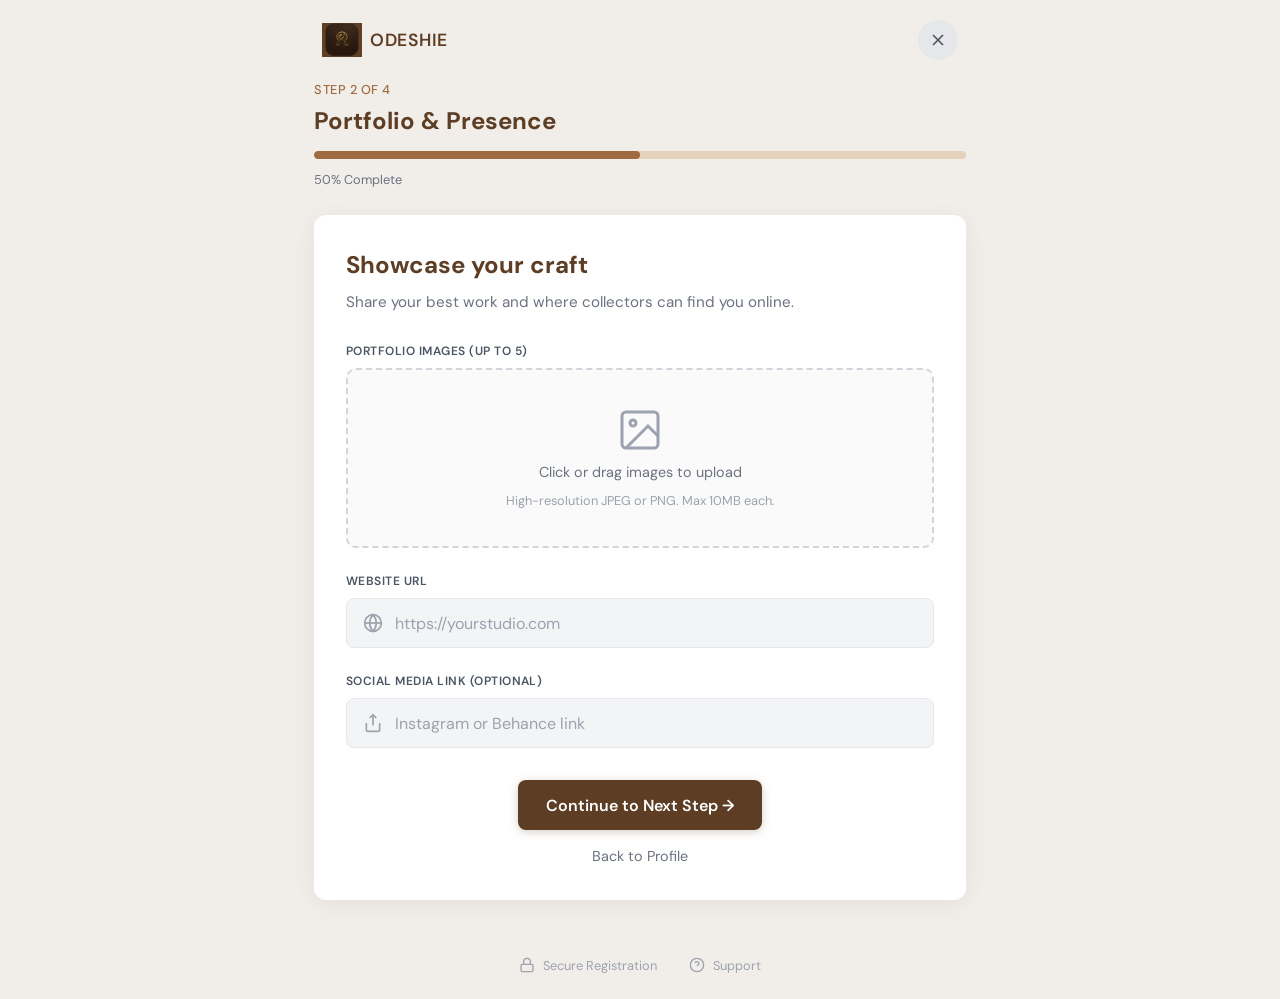
<file: pages/portfolio-setup.html>
<!DOCTYPE html>
<html lang="en">
<head>
  <meta charset="UTF-8">
  <meta name="viewport" content="width=device-width, initial-scale=1.0">
  <title>Portfolio & Presence — ODESHIE</title>
  <link rel="preconnect" href="https://fonts.googleapis.com">
  <link rel="preconnect" href="https://fonts.gstatic.com" crossorigin>
  <link href="https://fonts.googleapis.com/css2?family=DM+Sans:wght@400;500;600;700&display=swap" rel="stylesheet">
  <link rel="stylesheet" href="../css/style.css">
</head>
<body class="page-setup">
  <header class="setup-header">
    <a href="../index.html" class="setup-header__logo">
      <img src="../assets/logo-odeshie.png" alt="" class="setup-header__logo-img" width="40" height="40">
      <span class="setup-header__logo-text">ODESHIE</span>
    </a>
    <a href="../index.html" class="setup-header__close" aria-label="Close">
      <svg width="20" height="20" viewBox="0 0 24 24" fill="none" stroke="currentColor" stroke-width="2"><line x1="18" y1="6" x2="6" y2="18"/><line x1="6" y1="6" x2="18" y2="18"/></svg>
    </a>
  </header>

  <main class="setup-main">
    <div class="setup-progress">
      <span class="setup-progress__step">STEP 2 OF 4</span>
      <h1 class="setup-progress__title">Portfolio & Presence</h1>
      <div class="setup-progress__bar-wrap">
        <div class="setup-progress__bar" role="progressbar" aria-valuenow="50" aria-valuemin="0" aria-valuemax="100" style="width: 50%"></div>
      </div>
      <span class="setup-progress__pct">50% Complete</span>
    </div>

    <div class="setup-card">
      <h2 class="setup-card__heading">Showcase your craft</h2>
      <p class="setup-card__sub">Share your best work and where collectors can find you online.</p>

      <form class="setup-form" action="#" method="post">
        <div class="setup-field">
          <label class="setup-field__label">Portfolio images (up to 5)</label>
          <div class="setup-upload" id="upload-area">
            <input type="file" name="portfolio_images" id="portfolio_images" class="setup-upload__input" accept="image/jpeg,image/png" multiple>
            <div class="setup-upload__placeholder">
              <svg class="setup-upload__icon" width="48" height="48" viewBox="0 0 24 24" fill="none" stroke="currentColor" stroke-width="1.5"><rect x="3" y="3" width="18" height="18" rx="2" ry="2"/><circle cx="8.5" cy="8.5" r="1.5"/><polyline points="21 15 16 10 5 21"/></svg>
              <span class="setup-upload__text">Click or drag images to upload</span>
              <span class="setup-upload__hint">High-resolution JPEG or PNG. Max 10MB each.</span>
            </div>
          </div>
        </div>

        <div class="setup-field">
          <label class="setup-field__label" for="website_url">Website URL</label>
          <div class="setup-input-wrap">
            <svg class="setup-input-wrap__icon" width="20" height="20" viewBox="0 0 24 24" fill="none" stroke="currentColor" stroke-width="2"><circle cx="12" cy="12" r="10"/><line x1="2" y1="12" x2="22" y2="12"/><path d="M12 2a15.3 15.3 0 0 1 4 10 15.3 15.3 0 0 1-4 10 15.3 15.3 0 0 1-4-10 15.3 15.3 0 0 1 4-10z"/></svg>
            <input type="url" name="website_url" id="website_url" class="setup-input" placeholder="https://yourstudio.com" autocomplete="url">
          </div>
        </div>

        <div class="setup-field">
          <label class="setup-field__label" for="social_link">Social media link (optional)</label>
          <div class="setup-input-wrap">
            <svg class="setup-input-wrap__icon" width="20" height="20" viewBox="0 0 24 24" fill="none" stroke="currentColor" stroke-width="2"><path d="M4 12v8a2 2 0 0 0 2 2h12a2 2 0 0 0 2-2v-8"/><polyline points="16 6 12 2 8 6"/><line x1="12" y1="2" x2="12" y2="15"/></svg>
            <input type="url" name="social_link" id="social_link" class="setup-input" placeholder="Instagram or Behance link" autocomplete="url">
          </div>
        </div>

        <div class="setup-actions">
          <button type="submit" class="setup-btn setup-btn--primary">Continue to Next Step →</button>
          <a href="profile.html" class="setup-back">Back to Profile</a>
        </div>
      </form>
    </div>
  </main>

  <footer class="setup-footer">
    <span class="setup-footer__item">
      <svg width="16" height="16" viewBox="0 0 24 24" fill="none" stroke="currentColor" stroke-width="2"><rect x="3" y="11" width="18" height="11" rx="2" ry="2"/><path d="M7 11V7a5 5 0 0 1 10 0v4"/></svg>
      Secure Registration
    </span>
    <span class="setup-footer__item">
      <svg width="16" height="16" viewBox="0 0 24 24" fill="none" stroke="currentColor" stroke-width="2"><circle cx="12" cy="12" r="10"/><path d="M9.09 9a3 3 0 0 1 5.83 1c0 2-3 3-3 3"/><line x1="12" y1="17" x2="12.01" y2="17"/></svg>
      Support
    </span>
  </footer>

  <script>
    document.getElementById('upload-area').addEventListener('click', function() {
      document.getElementById('portfolio_images').click();
    });
    document.getElementById('portfolio_images').addEventListener('change', function(e) {
      if (e.target.files.length) {
        var area = document.getElementById('upload-area');
        area.querySelector('.setup-upload__text').textContent = e.target.files.length + ' file(s) selected';
      }
    });
  </script>
</body>
</html>
</file>
<file: css/style.css>
/* Base variables (from style) */
:root {
  --brand: #5D3E25;
  --bg-main: #FDFCFB;
  --dark-brown: #4A3728;
  --medium-brown: #97623A;
  --deep-coffee: var(--brand);
  --gold: #D4AF37;
  --charcoal: #2C2C2C;
  --error: #C10000;
  --slate: #64748B;
  --glass-gold: rgba(197, 160, 89, 0.2);
  --border-subtle: 1px solid #F1F5F9;
  --border-ui: 1px solid #E2E8F0;
  --card-shadow: 0px 8px 10px -6px var(--glass-gold);
  /* Hero background */
  --hero-bg: #F1EEE9;
  --hero-title: var(--brand);
  --stats-bar-bg: var(--brand);
  --nav-bg: var(--brand);
}

*, 
*::before, 
*::after {
  box-sizing: border-box;
}

body {
  margin: 0;
  font-family: 'DM Sans', sans-serif;
  font-size: 16px;
  color: var(--dark-brown);
  background: var(--bg-main);
  line-height: 1.5;
}

/* Typography */
h1, h2, h3 {
  font-family: 'Cormorant Garamond', serif;
  font-weight: 600;
  margin: 0;
}

/* Navbar — single full-width dark brown bar, logo left, links centered */
.site-header {
  display: grid;
  grid-template-columns: 1fr auto 1fr;
  align-items: center;
  padding: 0.9rem 2rem;
  background: var(--nav-bg);
  position: sticky;
  top: 0;
  z-index: 100;
}

.logo-wrap {
  display: inline-flex;
  align-items: center;
  gap: 0.5rem;
  text-decoration: none;
  color: #fff;
}

.logo-img {
  width: 40px;
  height: 40px;
  object-fit: contain;
  display: block;
}

.logo {
  font-family: 'DM Sans', sans-serif;
  font-size: 1.15rem;
  font-weight: 600;
  color: #fff;
  letter-spacing: 0.04em;
  text-transform: uppercase;
}

.main-nav {
  display: flex;
  align-items: center;
  justify-content: center;
  gap: 2rem;
  flex-wrap: wrap;
}

.main-nav__link {
  color: #fff;
  text-decoration: none;
  font-weight: 500;
  font-size: 0.85rem;
  text-transform: uppercase;
  letter-spacing: 0.03em;
}

.main-nav__link:hover {
  color: rgba(255, 255, 255, 0.9);
}

.main-nav__link--active {
  font-weight: 700;
  color: #fff;
}

/* Hero — vertical gradient background, text left, image right */
.hero {
  display: grid;
  grid-template-columns: 1fr 1fr;
  align-items: center;
  gap: 2rem 3rem;
  min-height: 75vh;
  padding: 3rem 2rem;
  background: var(--hero-bg);
}

.hero__content {
  max-width: 520px;
}

.hero__title {
  font-family: 'Cormorant Garamond', serif;
  font-size: clamp(2.25rem, 4vw, 3.5rem);
  font-weight: 600;
  line-height: 1.2;
  color: var(--hero-title);
  margin-bottom: 1rem;
}

.hero__title em {
  font-style: italic;
  font-weight: 600;
}

.hero__title--script {
  font-style: italic;
  font-weight: 500;
  font-family: 'Cormorant Garamond', serif;
}

.hero__subtitle {
  font-size: 1rem;
  color: var(--dark-brown);
  opacity: 0.92;
  margin: 0;
  line-height: 1.6;
}

.hero__image-wrap {
  display: flex;
  align-items: center;
  justify-content: center;
  padding: 1rem;
}

.hero__image {
  max-width: 100%;
  max-height: 65vh;
  object-fit: contain;
  border-radius: 8px;
}

/* Stats bar — warm brown band below hero */
.stats-bar {
  background: var(--stats-bar-bg);
  color: #fff;
  padding: 1.5rem 2rem;
}

.stats-bar__inner {
  max-width: 1000px;
  margin: 0 auto;
  display: grid;
  grid-template-columns: repeat(3, 1fr);
  gap: 2rem;
  text-align: center;
}

.stats-bar__item {
  font-size: 0.95rem;
  opacity: 0.95;
}

.stats-bar__num {
  display: block;
  font-weight: 700;
  font-size: 1.35rem;
  margin-bottom: 0.2rem;
}

/* Sections */
.section {
  padding: 3.5rem 2rem;
  max-width: 1280px;
  margin: 0 auto;
}

.section--light {
  background: var(--bg-main);
}

.section__title {
  font-family: 'Cormorant Garamond', serif;
  font-size: clamp(2rem, 3vw, 2.75rem);
  text-align: center;
  color: var(--deep-coffee);
  margin-bottom: 2.5rem;
}

.section--banner {
  background: var(--deep-coffee);
  padding: 1.75rem 2rem;
  margin: 0;
  max-width: none;
}

.section__title--on-dark {
  color: #fff;
  margin-bottom: 0;
}

/* Product grid */
.product-grid {
  display: grid;
  grid-template-columns: repeat(4, 1fr);
  gap: 1.5rem;
}

@media (max-width: 900px) {
  .product-grid {
    grid-template-columns: repeat(2, 1fr);
  }
}

@media (max-width: 500px) {
  .product-grid {
    grid-template-columns: 1fr;
  }
}

.product-card {
  text-decoration: none;
  color: inherit;
  display: flex;
  flex-direction: column;
  background: #fff;
  border: var(--border-subtle);
  border-radius: 8px;
  overflow: hidden;
  box-shadow: var(--card-shadow);
  transition: transform 0.2s, box-shadow 0.2s;
}

.product-card:hover {
  transform: translateY(-4px);
  box-shadow: 0px 12px 20px -6px var(--glass-gold);
}

.product-card__image {
  aspect-ratio: 1;
  overflow: hidden;
  background: #F7F3EE;
}

.product-card__image img {
  width: 100%;
  height: 100%;
  object-fit: cover;
}

.product-card__name,
.product-card__price {
  padding: 0.75rem 1rem;
  font-size: 0.9rem;
}

.product-card__name {
  font-weight: 500;
  color: var(--charcoal);
}

.product-card__price {
  color: var(--medium-brown);
  font-weight: 600;
}

.product-card__price s {
  color: var(--slate);
  font-weight: 400;
  margin-right: 0.5rem;
}

/* Browse By Category — banner + 2 rows with overlapping cards */
.categories-banner {
  background: var(--brand);
  padding: 2rem 2rem;
  margin: 0;
}

.categories-banner__title {
  font-family: 'Cormorant Garamond', serif;
  font-size: clamp(1.75rem, 2.5vw, 2.25rem);
  font-weight: 600;
  color: #fff;
  text-align: center;
  margin: 0;
}

.categories-section {
  padding: 2.5rem 2rem;
  background: #fff;
}

.categories-grid {
  display: grid;
  grid-template-columns: repeat(3, 1fr);
  gap: 0 1.5rem;
  row-gap: 0;
  max-width: 1100px;
  margin: 0 auto;
}

.category-card {
  text-decoration: none;
  color: inherit;
  display: flex;
  flex-direction: column;
  align-items: flex-start;
  transition: transform 0.2s;
  position: relative;
  z-index: 1;
}

.category-card--row2 {
  margin-top: -3.5rem;
  z-index: 2;
}

.category-card:hover {
  transform: translateY(-2px);
}

.category-card__name {
  font-family: 'DM Sans', sans-serif;
  font-size: 1rem;
  font-weight: 700;
  color: #000;
  margin-bottom: 0.5rem;
  padding: 0;
}

.category-card__image {
  width: 100%;
  aspect-ratio: 4/3;
  overflow: hidden;
  background: #F1EEE9;
  border-radius: 16px;
  box-shadow: 0 4px 20px rgba(0, 0, 0, 0.08);
}

.category-card__image img {
  width: 100%;
  height: 100%;
  object-fit: cover;
}

@media (max-width: 900px) {
  .categories-grid {
    grid-template-columns: repeat(2, 1fr);
  }

  .category-card--row2 {
    margin-top: -2.5rem;
  }
}

@media (max-width: 600px) {
  .categories-grid {
    grid-template-columns: 1fr;
    gap: 1.5rem;
  }

  .category-card--row2 {
    margin-top: 0;
  }
}

/* Testimonials */
.section--testimonials {
  background: var(--deep-coffee);
  padding: 2.5rem 2rem;
  max-width: none;
}

.testimonials-grid {
  display: grid;
  grid-template-columns: repeat(3, 1fr);
  gap: 1.5rem;
  max-width: 1100px;
  margin: 0 auto;
}

@media (max-width: 800px) {
  .testimonials-grid {
    grid-template-columns: 1fr;
  }
}

.testimonial-card {
  margin: 0;
  padding: 1.5rem;
  background: rgba(255, 255, 255, 0.08);
  border: 1px solid rgba(255, 255, 255, 0.15);
  border-radius: 12px;
  color: #fff;
}

.testimonial-card__quote {
  font-size: 0.95rem;
  line-height: 1.6;
  margin: 0 0 1rem 0;
  font-style: italic;
}

.testimonial-card__author {
  font-size: 0.9rem;
  opacity: 0.9;
  font-style: normal;
}

/* Newsletter */
.newsletter-section {
  padding: 3rem 2rem;
}

.newsletter {
  max-width: 800px;
  margin: 0 auto;
  display: flex;
  align-items: center;
  justify-content: space-between;
  gap: 2rem;
  flex-wrap: wrap;
}

.newsletter__title {
  font-family: 'Cormorant Garamond', serif;
  font-size: clamp(1.5rem, 2.5vw, 2rem);
  color: var(--deep-coffee);
  margin: 0;
  flex: 1;
  min-width: 260px;
}

.newsletter__form {
  display: flex;
  gap: 0.5rem;
  flex: 1;
  max-width: 400px;
  min-width: 280px;
}

.newsletter__input {
  flex: 1;
  padding: 0.75rem 1rem;
  border: var(--border-ui);
  border-radius: 6px;
  font-size: 1rem;
  font-family: inherit;
}

.newsletter__input:focus {
  outline: none;
  border-color: var(--medium-brown);
}

.newsletter__btn {
  padding: 0.75rem 1.5rem;
  background: var(--deep-coffee);
  color: #fff;
  border: none;
  border-radius: 6px;
  font-size: 1rem;
  font-weight: 600;
  font-family: inherit;
  cursor: pointer;
  white-space: nowrap;
}

.newsletter__btn:hover {
  background: var(--dark-brown);
}

/* Footer */
.site-footer {
  background: var(--brand);
  color: #fff;
  padding: 3rem 2rem 0;
}

.footer-bar {
  display: flex;
  align-items: center;
  justify-content: space-between;
  flex-wrap: wrap;
  gap: 1rem;
  padding: 1rem 2rem;
  margin-top: 2rem;
  background: var(--nav-bg);
  font-size: 0.75rem;
  text-transform: uppercase;
  letter-spacing: 0.04em;
}

.footer-bar__copy {
  opacity: 0.95;
}

.footer-bar__social {
  display: flex;
  gap: 1.5rem;
}

.footer-bar__link {
  color: #fff;
  text-decoration: none;
  font-weight: 500;
}

.footer-bar__link:hover {
  text-decoration: underline;
}

.footer__inner {
  max-width: 1100px;
  margin: 0 auto;
  display: grid;
  grid-template-columns: 1.5fr 2fr;
  gap: 3rem;
}

@media (max-width: 700px) {
  .footer__inner {
    grid-template-columns: 1fr;
  }
}

.footer__logo {
  color: #fff;
  font-size: 1.35rem;
}

.footer__tagline {
  margin: 0.75rem 0 0 0;
  font-size: 0.9rem;
  opacity: 0.9;
  line-height: 1.5;
}

.footer__links {
  display: grid;
  grid-template-columns: repeat(4, 1fr);
  gap: 1.5rem;
}

@media (max-width: 600px) {
  .footer__links {
    grid-template-columns: repeat(2, 1fr);
  }
}

.footer__col a {
  display: block;
  color: rgba(255, 255, 255, 0.88);
  text-decoration: none;
  font-size: 0.9rem;
  margin-top: 0.5rem;
}

.footer__col a:hover {
  color: #fff;
}

.footer__heading {
  font-family: 'DM Sans', sans-serif;
  font-size: 0.8rem;
  font-weight: 600;
  text-transform: uppercase;
  letter-spacing: 0.05em;
  margin: 0 0 0.5rem 0;
  color: #fff;
}

/* Hero responsive */
@media (max-width: 900px) {
  .hero {
    grid-template-columns: 1fr;
    grid-template-rows: auto auto;
    min-height: auto;
    padding: 2rem 1.5rem;
  }

  .hero__image-wrap {
    order: -1;
    max-height: 50vh;
  }

  .stats-bar__inner {
    grid-template-columns: 1fr;
    gap: 1rem;
  }
}

@media (max-width: 900px) {
  .site-header {
    grid-template-columns: 1fr;
    gap: 0.75rem;
  }

  .main-nav {
    justify-content: flex-start;
  }
}

@media (max-width: 600px) {
  .site-header {
    padding: 0.75rem 1rem;
  }

  .main-nav {
    gap: 1rem;
  }

  .main-nav__link {
    font-size: 0.8rem;
  }
}

/* ============================================
   Portfolio & Presence setup page
   ============================================ */
.page-setup {
  background: #F1EEE9;
  min-height: 100vh;
  display: flex;
  flex-direction: column;
}

.setup-header {
  display: flex;
  align-items: center;
  justify-content: space-between;
  padding: 1.25rem 2rem;
  max-width: 700px;
  margin: 0 auto;
  width: 100%;
}

.setup-header__logo {
  display: inline-flex;
  align-items: center;
  gap: 0.5rem;
  text-decoration: none;
  color: var(--brand);
}

.setup-header__logo-img {
  width: 40px;
  height: 40px;
  object-fit: contain;
  display: block;
}

.setup-header__logo-text {
  font-family: 'DM Sans', sans-serif;
  font-size: 1.1rem;
  font-weight: 600;
  letter-spacing: 0.04em;
  text-transform: uppercase;
}

.setup-header__close {
  display: inline-flex;
  align-items: center;
  justify-content: center;
  width: 40px;
  height: 40px;
  border-radius: 50%;
  background: #E5E7EB;
  color: #4B5563;
  text-decoration: none;
  transition: background 0.2s, color 0.2s;
}

.setup-header__close:hover {
  background: #D1D5DB;
  color: #374151;
}

.setup-main {
  flex: 1;
  padding: 0 1.5rem 2rem;
  max-width: 700px;
  margin: 0 auto;
  width: 100%;
}

.setup-progress {
  margin-bottom: 1.5rem;
}

.setup-progress__step {
  display: block;
  font-size: 0.8rem;
  font-weight: 500;
  color: #A06A42;
  text-transform: uppercase;
  letter-spacing: 0.04em;
  margin-bottom: 0.25rem;
}

.setup-progress__title {
  font-family: 'DM Sans', sans-serif;
  font-size: 1.5rem;
  font-weight: 700;
  color: var(--brand);
  margin: 0 0 0.75rem 0;
}

.setup-progress__bar-wrap {
  height: 8px;
  background: #E5D2BD;
  border-radius: 999px;
  overflow: hidden;
  margin-bottom: 0.5rem;
}

.setup-progress__bar {
  height: 100%;
  background: #A06A42;
  border-radius: 999px;
  transition: width 0.3s ease;
}

.setup-progress__pct {
  font-size: 0.8rem;
  color: #6B7280;
}

.setup-card {
  background: #fff;
  border-radius: 12px;
  box-shadow: 0 4px 24px rgba(0, 0, 0, 0.06);
  padding: 2rem;
}

.setup-card__heading {
  font-family: 'DM Sans', sans-serif;
  font-size: 1.5rem;
  font-weight: 700;
  color: var(--brand);
  margin: 0 0 0.5rem 0;
}

.setup-card__sub {
  font-size: 0.95rem;
  color: #6B7280;
  margin: 0 0 1.75rem 0;
  line-height: 1.5;
}

.setup-form {
  display: flex;
  flex-direction: column;
  gap: 1.5rem;
}

.setup-field__label {
  display: block;
  font-size: 0.75rem;
  font-weight: 600;
  color: #4B5563;
  text-transform: uppercase;
  letter-spacing: 0.04em;
  margin-bottom: 0.5rem;
}

.setup-upload {
  border: 2px dashed #D1D5DB;
  border-radius: 10px;
  background: #FAFAFA;
  min-height: 180px;
  display: flex;
  align-items: center;
  justify-content: center;
  cursor: pointer;
  transition: border-color 0.2s, background 0.2s;
}

.setup-upload:hover {
  border-color: #9CA3AF;
  background: #F5F5F5;
}

.setup-upload__input {
  position: absolute;
  width: 0;
  height: 0;
  opacity: 0;
  pointer-events: none;
}

.setup-upload__placeholder {
  display: flex;
  flex-direction: column;
  align-items: center;
  gap: 0.5rem;
  padding: 1rem;
  text-align: center;
}

.setup-upload__icon {
  color: #9CA3AF;
  flex-shrink: 0;
}

.setup-upload__text {
  font-size: 0.9rem;
  color: #6B7280;
}

.setup-upload__hint {
  font-size: 0.8rem;
  color: #9CA3AF;
}

.setup-input-wrap {
  display: flex;
  align-items: center;
  gap: 0.75rem;
  background: #F3F4F6;
  border: 1px solid #E5E7EB;
  border-radius: 8px;
  padding: 0 1rem;
}

.setup-input-wrap__icon {
  color: #9CA3AF;
  flex-shrink: 0;
}

.setup-input {
  flex: 1;
  border: none;
  background: none;
  padding: 0.85rem 0;
  font-size: 1rem;
  font-family: inherit;
  color: var(--charcoal);
}

.setup-input::placeholder {
  color: #9CA3AF;
}

.setup-input:focus {
  outline: none;
}

.setup-actions {
  display: flex;
  flex-direction: column;
  align-items: center;
  gap: 1rem;
  margin-top: 0.5rem;
}

.setup-btn {
  font-family: 'DM Sans', sans-serif;
  font-size: 1rem;
  font-weight: 600;
  padding: 0.9rem 1.75rem;
  border: none;
  border-radius: 8px;
  cursor: pointer;
  transition: background 0.2s, transform 0.05s;
}

.setup-btn--primary {
  background: var(--brand);
  color: #fff;
  box-shadow: 0 2px 8px rgba(93, 62, 37, 0.25);
}

.setup-btn--primary:hover {
  background: #4a3320;
}

.setup-back {
  font-size: 0.9rem;
  color: #6B7280;
  text-decoration: none;
}

.setup-back:hover {
  text-decoration: underline;
}

.setup-footer {
  display: flex;
  align-items: center;
  justify-content: center;
  gap: 2rem;
  padding: 1.5rem 2rem;
  font-size: 0.8rem;
  color: #9CA3AF;
}

.setup-footer__item {
  display: inline-flex;
  align-items: center;
  gap: 0.5rem;
}

/* ============================================
   Seller Portal — Manage Products
   ============================================ */
.page-seller {
  display: flex;
  min-height: 100vh;
  font-family: 'DM Sans', sans-serif;
  background: #F1EEE9;
}

.seller-sidebar {
  width: 260px;
  min-width: 260px;
  background: var(--brand);
  color: #fff;
  display: flex;
  flex-direction: column;
  position: fixed;
  top: 0;
  left: 0;
  bottom: 0;
  z-index: 100;
}

.seller-sidebar__brand {
  padding: 1.5rem 1.25rem;
  border-bottom: 1px solid rgba(255, 255, 255, 0.1);
}

.seller-sidebar__logo {
  display: block;
  font-size: 1.35rem;
  font-weight: 700;
  letter-spacing: 0.04em;
  text-transform: uppercase;
}

.seller-sidebar__tagline {
  display: block;
  font-size: 0.7rem;
  font-weight: 500;
  letter-spacing: 0.08em;
  text-transform: uppercase;
  opacity: 0.85;
  margin-top: 0.25rem;
}

.seller-nav {
  flex: 1;
  padding: 1rem 0.75rem;
  display: flex;
  flex-direction: column;
  gap: 0.25rem;
}

.seller-nav__link {
  display: flex;
  align-items: center;
  gap: 0.75rem;
  padding: 0.7rem 1rem;
  color: rgba(255, 255, 255, 0.9);
  text-decoration: none;
  font-size: 0.9rem;
  font-weight: 500;
  border-radius: 8px;
  transition: background 0.2s, color 0.2s;
}

.seller-nav__link:hover {
  background: rgba(255, 255, 255, 0.1);
  color: #fff;
}

.seller-nav__link--active {
  background: rgba(160, 106, 66, 0.9);
  color: #fff;
}

.seller-sidebar__user {
  display: flex;
  align-items: center;
  gap: 0.75rem;
  padding: 1rem 1.25rem;
  border-top: 1px solid rgba(255, 255, 255, 0.1);
}

.seller-sidebar__avatar {
  width: 40px;
  height: 40px;
  border-radius: 50%;
  object-fit: cover;
}

.seller-sidebar__user-info {
  display: flex;
  flex-direction: column;
  min-width: 0;
}

.seller-sidebar__user-name {
  font-size: 0.9rem;
  font-weight: 600;
  color: #fff;
}

.seller-sidebar__user-tier {
  font-size: 0.75rem;
  opacity: 0.85;
}

.seller-main {
  flex: 1;
  margin-left: 260px;
  min-width: 0;
  display: flex;
  flex-direction: column;
  padding: 1.5rem 2rem 2rem;
}

.seller-header {
  display: flex;
  align-items: center;
  justify-content: space-between;
  margin-bottom: 1.5rem;
}

.seller-header__title {
  font-size: 1.75rem;
  font-weight: 700;
  color: var(--charcoal);
  margin: 0;
}

.seller-header__actions {
  display: flex;
  align-items: center;
  gap: 1rem;
}

.seller-header__icon-btn {
  display: inline-flex;
  align-items: center;
  justify-content: center;
  width: 44px;
  height: 44px;
  border: none;
  background: #fff;
  border-radius: 10px;
  color: #4B5563;
  cursor: pointer;
  box-shadow: 0 1px 3px rgba(0, 0, 0, 0.08);
}

.seller-header__icon-btn:hover {
  background: #F9FAFB;
  color: var(--brand);
}

.seller-btn {
  display: inline-flex;
  align-items: center;
  gap: 0.5rem;
  padding: 0.65rem 1.25rem;
  font-family: inherit;
  font-size: 0.95rem;
  font-weight: 600;
  border: none;
  border-radius: 8px;
  cursor: pointer;
  text-decoration: none;
  transition: background 0.2s;
}

.seller-btn--primary {
  background: var(--brand);
  color: #fff;
  box-shadow: 0 2px 8px rgba(93, 62, 37, 0.25);
}

.seller-btn--primary:hover {
  background: #4a3320;
}

.seller-toolbar {
  display: flex;
  align-items: center;
  gap: 0.75rem;
  margin-bottom: 1.25rem;
  flex-wrap: wrap;
}

.seller-search-wrap {
  flex: 1;
  min-width: 220px;
  display: flex;
  align-items: center;
  gap: 0.75rem;
  background: #fff;
  border: 1px solid #E5E7EB;
  border-radius: 8px;
  padding: 0 1rem;
  box-shadow: 0 1px 2px rgba(0, 0, 0, 0.04);
}

.seller-search-wrap__icon {
  color: #9CA3AF;
  flex-shrink: 0;
}

.seller-search {
  flex: 1;
  border: none;
  background: none;
  padding: 0.75rem 0;
  font-size: 0.9rem;
  font-family: inherit;
  color: var(--charcoal);
}

.seller-search::placeholder {
  color: #9CA3AF;
}

.seller-search:focus {
  outline: none;
}

.seller-toolbar__btn {
  display: inline-flex;
  align-items: center;
  gap: 0.5rem;
  padding: 0.75rem 1rem;
  font-family: inherit;
  font-size: 0.9rem;
  font-weight: 500;
  color: #4B5563;
  background: #fff;
  border: 1px solid #E5E7EB;
  border-radius: 8px;
  cursor: pointer;
  box-shadow: 0 1px 2px rgba(0, 0, 0, 0.04);
}

.seller-toolbar__btn:hover {
  background: #F9FAFB;
}

.seller-toolbar__select-wrap {
  position: relative;
}

.seller-toolbar__select {
  appearance: none;
  padding: 0.75rem 2.25rem 0.75rem 1rem;
  font-family: inherit;
  font-size: 0.9rem;
  font-weight: 500;
  color: #4B5563;
  background: #fff;
  border: 1px solid #E5E7EB;
  border-radius: 8px;
  cursor: pointer;
  box-shadow: 0 1px 2px rgba(0, 0, 0, 0.04);
}

.seller-toolbar__select-arrow {
  position: absolute;
  right: 0.75rem;
  top: 50%;
  transform: translateY(-50%);
  pointer-events: none;
  color: #6B7280;
}

.seller-table-wrap {
  background: #fff;
  border-radius: 12px;
  box-shadow: 0 1px 3px rgba(0, 0, 0, 0.06);
  overflow: hidden;
  margin-bottom: 1rem;
}

.seller-table {
  width: 100%;
  border-collapse: collapse;
}

.seller-table th {
  text-align: left;
  padding: 0.85rem 1rem;
  font-size: 0.7rem;
  font-weight: 600;
  letter-spacing: 0.05em;
  text-transform: uppercase;
  color: #6B7280;
  background: #F9FAFB;
  border-bottom: 1px solid #E5E7EB;
}

.seller-table td {
  padding: 1rem;
  font-size: 0.9rem;
  border-bottom: 1px solid #F3F4F6;
}

.seller-table tbody tr:hover {
  background: #FAFAFA;
}

.seller-table__product {
  display: flex;
  align-items: center;
  gap: 0.75rem;
}

.seller-table__thumb {
  width: 48px;
  height: 48px;
  border-radius: 8px;
  object-fit: cover;
  flex-shrink: 0;
}

.seller-table__name {
  display: block;
  font-weight: 600;
  color: var(--charcoal);
}

.seller-table__desc {
  display: block;
  font-size: 0.8rem;
  color: #6B7280;
  margin-top: 0.15rem;
}

.seller-table__sku {
  font-family: ui-monospace, monospace;
  font-size: 0.85rem;
  color: #4B5563;
}

.seller-badge {
  display: inline-block;
  padding: 0.35rem 0.65rem;
  font-size: 0.75rem;
  font-weight: 600;
  border-radius: 999px;
}

.seller-badge--active {
  background: #D1FAE5;
  color: #065F46;
}

.seller-badge--draft {
  background: #FEF3C7;
  color: #92400E;
}

.seller-badge--out {
  background: #FEE2E2;
  color: #991B1B;
}

.seller-stock {
  min-width: 100px;
}

.seller-stock__text {
  display: block;
  font-size: 0.85rem;
  color: #4B5563;
  margin-bottom: 0.35rem;
}

.seller-stock__bar {
  height: 6px;
  background: #E5E7EB;
  border-radius: 999px;
  overflow: hidden;
}

.seller-stock__fill {
  display: block;
  height: 100%;
  border-radius: 999px;
  transition: width 0.3s ease;
}

.seller-stock__fill--high {
  background: #10B981;
}

.seller-stock__fill--low {
  background: #F59E0B;
}

.seller-stock__fill--none {
  background: #EF4444;
}

.seller-table__price {
  font-weight: 600;
  color: var(--charcoal);
}

.seller-table__actions {
  display: flex;
  align-items: center;
  gap: 0.5rem;
}

.seller-table__action {
  display: inline-flex;
  align-items: center;
  justify-content: center;
  width: 36px;
  height: 36px;
  border: none;
  background: transparent;
  color: #6B7280;
  border-radius: 8px;
  cursor: pointer;
  transition: background 0.2s, color 0.2s;
}

.seller-table__action:hover {
  background: #F3F4F6;
  color: var(--brand);
}

.seller-pagination {
  display: flex;
  align-items: center;
  justify-content: space-between;
  flex-wrap: wrap;
  gap: 1rem;
}

.seller-pagination__info {
  font-size: 0.9rem;
  color: #6B7280;
}

.seller-pagination__controls {
  display: flex;
  align-items: center;
  gap: 0.35rem;
}

.seller-pagination__btn {
  display: inline-flex;
  align-items: center;
  justify-content: center;
  min-width: 36px;
  height: 36px;
  padding: 0 0.5rem;
  font-family: inherit;
  font-size: 0.9rem;
  font-weight: 500;
  color: #4B5563;
  background: #fff;
  border: 1px solid #E5E7EB;
  border-radius: 8px;
  cursor: pointer;
  transition: background 0.2s, color 0.2s;
}

.seller-pagination__btn:hover:not(:disabled) {
  background: #F9FAFB;
  border-color: #D1D5DB;
}

.seller-pagination__btn:disabled {
  opacity: 0.5;
  cursor: not-allowed;
}

.seller-pagination__btn--current {
  background: var(--brand);
  color: #fff;
  border-color: var(--brand);
}

@media (max-width: 1024px) {
  .seller-table-wrap {
    overflow-x: auto;
  }

  .seller-table {
    min-width: 700px;
  }
}

@media (max-width: 768px) {
  .seller-sidebar {
    width: 72px;
    min-width: 72px;
  }

  .seller-sidebar__tagline,
  .seller-nav__link > span,
  .seller-sidebar__user-info {
    display: none;
  }

  .seller-sidebar__brand {
    padding: 1rem;
    text-align: center;
  }

  .seller-sidebar__logo {
    font-size: 1rem;
  }

  .seller-nav__link {
    justify-content: center;
    padding: 0.75rem;
  }

  .seller-sidebar__user {
    justify-content: center;
  }

  .seller-main {
    margin-left: 72px;
    padding: 1rem;
  }

  .seller-header {
    flex-direction: column;
    align-items: flex-start;
    gap: 1rem;
  }

  .seller-toolbar {
    flex-direction: column;
    align-items: stretch;
  }

  .seller-search-wrap {
    min-width: 0;
  }
}

/* Business Details (Step 3) — sections & payout */
.setup-section {
  margin-bottom: 1.75rem;
}

.setup-section__heading {
  font-family: 'DM Sans', sans-serif;
  font-size: 1.15rem;
  font-weight: 700;
  color: var(--charcoal);
  margin: 0 0 0.35rem 0;
}

.setup-section__sub {
  font-size: 0.9rem;
  color: #6B7280;
  margin: 0 0 1.25rem 0;
  line-height: 1.5;
}

.setup-input--full {
  width: 100%;
  padding: 0.85rem 1rem;
  border: 1px solid #E5E7EB;
  border-radius: 8px;
  background: #F9FAFB;
  font-size: 1rem;
  font-family: inherit;
}

.setup-input--full:focus {
  outline: none;
  border-color: var(--brand);
  background: #fff;
}

.setup-section--payout {
  margin-top: 1.5rem;
  padding-top: 1.5rem;
  border-top: 1px solid #E5E7EB;
}

.setup-section__toggle {
  display: flex;
  align-items: center;
  gap: 0.5rem;
  width: 100%;
  padding: 0;
  border: none;
  background: none;
  font: inherit;
  color: var(--charcoal);
  cursor: pointer;
  text-align: left;
}

.setup-section__heading--inline {
  margin: 0;
  font-size: 1rem;
}

.setup-section__icon {
  color: #6B7280;
  flex-shrink: 0;
}

.setup-section__arrow {
  margin-left: auto;
  color: #6B7280;
  flex-shrink: 0;
  transition: transform 0.2s;
}

.setup-section__toggle[aria-expanded="false"] .setup-section__arrow {
  transform: rotate(-90deg);
}

.setup-section__toggle[aria-expanded="false"] + .setup-section__content {
  display: none;
}

.setup-section__content {
  margin-top: 1rem;
}

.setup-input-wrap--secure {
  position: relative;
}

.setup-input-wrap__lock {
  position: absolute;
  right: 1rem;
  top: 50%;
  transform: translateY(-50%);
  color: #9CA3AF;
  pointer-events: none;
}

.setup-secure-msg {
  display: flex;
  align-items: center;
  justify-content: center;
  gap: 0.5rem;
  font-size: 0.8rem;
  color: #9CA3AF;
  margin: 0.75rem 0 0 0;
}

.setup-secure-msg svg {
  flex-shrink: 0;
}

/* Add New Product page */
.page-add-product {
  min-height: 100vh;
  background: #F5F5F5;
  font-family: 'DM Sans', sans-serif;
  display: flex;
  flex-direction: column;
}

.add-product-header {
  display: flex;
  align-items: center;
  justify-content: space-between;
  padding: 1rem 2rem;
  background: #fff;
  border-bottom: 1px solid #E5E7EB;
}

.add-product-header__logo {
  font-size: 1.25rem;
  font-weight: 700;
  color: var(--charcoal);
  text-decoration: none;
  letter-spacing: 0.02em;
}

.add-product-header__right {
  display: flex;
  align-items: center;
  gap: 1rem;
}

.add-product-header__link {
  font-size: 0.9rem;
  font-weight: 500;
  color: #4B5563;
  text-decoration: none;
}

.add-product-header__link:hover {
  color: var(--brand);
}

.add-product-header__close {
  display: inline-flex;
  align-items: center;
  justify-content: center;
  width: 36px;
  height: 36px;
  border-radius: 50%;
  background: #F3F4F6;
  color: #4B5563;
  text-decoration: none;
}

.add-product-header__close:hover {
  background: #E5E7EB;
}

.add-product-main {
  flex: 1;
  padding: 2rem;
  max-width: 1000px;
  margin: 0 auto;
  width: 100%;
}

.add-product-title {
  font-size: 1.75rem;
  font-weight: 700;
  color: var(--charcoal);
  text-align: center;
  margin: 0 0 0.35rem 0;
}

.add-product-subtitle {
  font-size: 0.95rem;
  color: #6B7280;
  text-align: center;
  margin: 0 0 2rem 0;
}

.add-product-form {
  display: block;
}

.add-product-grid {
  display: grid;
  grid-template-columns: 1fr 1.2fr;
  gap: 2rem;
  margin-bottom: 1.5rem;
}

@media (max-width: 768px) {
  .add-product-grid {
    grid-template-columns: 1fr;
  }
}

.add-product-media__label {
  display: block;
  font-size: 0.7rem;
  font-weight: 600;
  letter-spacing: 0.05em;
  text-transform: uppercase;
  color: #4B5563;
  margin-bottom: 0.75rem;
}

.add-product-media__main {
  position: relative;
  aspect-ratio: 4/3;
  background: #E8ECF0;
  border: 2px dashed #B8C4CE;
  border-radius: 12px;
  display: flex;
  flex-direction: column;
  align-items: center;
  justify-content: center;
  gap: 0.5rem;
  cursor: pointer;
  margin-bottom: 1rem;
  transition: border-color 0.2s, background 0.2s;
}

.add-product-media__main:hover {
  border-color: #9CA3AF;
  background: #DFE4E9;
}

.add-product-media__input {
  position: absolute;
  width: 0;
  height: 0;
  opacity: 0;
  pointer-events: none;
}

.add-product-media__camera {
  color: #6B7280;
}

.add-product-media__main-text {
  font-size: 0.7rem;
  font-weight: 600;
  letter-spacing: 0.05em;
  text-transform: uppercase;
  color: #6B7280;
}

.add-product-media__thumbs {
  display: grid;
  grid-template-columns: repeat(2, 1fr);
  gap: 0.75rem;
}

.add-product-media__thumb {
  aspect-ratio: 1;
  background: #E8ECF0;
  border: 2px dashed #B8C4CE;
  border-radius: 10px;
  display: flex;
  align-items: center;
  justify-content: center;
  cursor: pointer;
  transition: border-color 0.2s, background 0.2s;
}

.add-product-media__thumb:hover {
  border-color: #9CA3AF;
  background: #DFE4E9;
}

.add-product-media__plus {
  font-size: 1.5rem;
  font-weight: 300;
  color: #6B7280;
  line-height: 1;
}

.add-product-field {
  margin-bottom: 1.25rem;
}

.add-product-field__label {
  display: block;
  font-size: 0.7rem;
  font-weight: 600;
  letter-spacing: 0.05em;
  text-transform: uppercase;
  color: #4B5563;
  margin-bottom: 0.5rem;
}

.add-product-input {
  width: 100%;
  padding: 0.75rem 1rem;
  border: 1px solid #E5E7EB;
  border-radius: 8px;
  background: #fff;
  font-size: 1rem;
  font-family: inherit;
  color: var(--charcoal);
}

.add-product-input:focus {
  outline: none;
  border-color: var(--brand);
}

.add-product-input::placeholder {
  color: #9CA3AF;
}

.add-product-select-wrap {
  position: relative;
}

.add-product-select {
  width: 100%;
  padding: 0.75rem 2.25rem 0.75rem 1rem;
  border: 1px solid #E5E7EB;
  border-radius: 8px;
  background: #fff;
  font-size: 1rem;
  font-family: inherit;
  color: var(--charcoal);
  appearance: none;
  cursor: pointer;
}

.add-product-select__arrow {
  position: absolute;
  right: 0.75rem;
  top: 50%;
  transform: translateY(-50%);
  pointer-events: none;
  color: #6B7280;
}

.add-product-price-wrap {
  display: flex;
  align-items: center;
  border: 1px solid #E5E7EB;
  border-radius: 8px;
  background: #fff;
  overflow: hidden;
}

.add-product-price-wrap__prefix {
  padding: 0 1rem;
  font-size: 0.95rem;
  font-weight: 600;
  color: #4B5563;
  background: #F9FAFB;
  border-right: 1px solid #E5E7EB;
}

.add-product-input--price {
  border: none;
  flex: 1;
}

.add-product-textarea {
  width: 100%;
  padding: 0.75rem 1rem;
  border: 1px solid #E5E7EB;
  border-radius: 8px;
  background: #fff;
  font-size: 1rem;
  font-family: inherit;
  color: var(--charcoal);
  resize: vertical;
  min-height: 120px;
}

.add-product-textarea:focus {
  outline: none;
  border-color: var(--brand);
}

.add-product-textarea::placeholder {
  color: #9CA3AF;
}

.add-product-actions {
  display: flex;
  gap: 1rem;
  margin-top: 1.5rem;
}

.add-product-btn {
  padding: 0.75rem 1.5rem;
  font-family: inherit;
  font-size: 1rem;
  font-weight: 600;
  border-radius: 8px;
  cursor: pointer;
  transition: background 0.2s, border-color 0.2s;
}

.add-product-btn--primary {
  background: var(--brand);
  color: #fff;
  border: none;
}

.add-product-btn--primary:hover {
  background: #4a3320;
}

.add-product-btn--secondary {
  background: #fff;
  color: #4B5563;
  border: 1px solid #D1D5DB;
}

.add-product-btn--secondary:hover {
  background: #F9FAFB;
  border-color: #9CA3AF;
}

.add-product-tips {
  display: flex;
  align-items: flex-start;
  gap: 0.75rem;
  padding: 1rem 1.25rem;
  background: #FEF3E8;
  border: 1px solid #FDE4D0;
  border-radius: 10px;
}

.add-product-tips__icon {
  width: 24px;
  height: 24px;
  border-radius: 50%;
  background: #F59E0B;
  color: #fff;
  font-size: 0.85rem;
  font-weight: 700;
  display: inline-flex;
  align-items: center;
  justify-content: center;
  flex-shrink: 0;
}

.add-product-tips__title {
  color: #B45309;
  font-weight: 700;
}

.add-product-tips__text {
  margin: 0;
  font-size: 0.9rem;
  color: #4B5563;
  line-height: 1.5;
}

.add-product-footer {
  text-align: center;
  padding: 1.25rem 2rem;
  font-size: 0.8rem;
  color: #9CA3AF;
}
</file>
<file: css/check-email.css>
* {
  margin: 0;
  padding: 0;
  box-sizing: border-box;
}

html, body {
  height: 100%;
  width: 100%;
}

body {
  font-family: -apple-system, BlinkMacSystemFont, 'Inter', 'Segoe UI', Roboto, sans-serif;
  background-color: #F8F6F6;
}

.container {
  display: flex;
  height: 100vh;
  width: 100%;
}

.left {
  flex: 1;
  background-color: #F8E7DB;
  overflow: hidden;
  height: 100%;
}

.left img {
  width: 100%;
  height: 100%;
  object-fit: cover;
  display: block;
}

.right {
  flex: 1;
  background-color: #F8F6F6;
  display: flex;
  flex-direction: column;
  align-items: center;
  padding: 20px 40px; 
}

.main-content {
  flex: 1;
  display: flex;
  flex-direction: column;
  justify-content: center;
  width: 100%;
  max-width: 420px;
  padding-left: 25px;
}

.icon-box {
  border-radius: 12px;
  margin-bottom: 10px;

}

.icon-box img {
  width: 37px;
  height: 37px;
  display: block;
}

h1 {
  font-size: 32px;
  font-weight: 800;
  color: #0F172A;
  margin-bottom: 16px;
}

.p-1 {
  font-size: 15px;
  color: #7E8795;
  line-height: 1.6;
  margin-bottom: 32px;
}

button {
  width: 100%;
  padding: 14px;
  background-color: #763C20;
  border: none;
  border-radius: 10px;
  cursor: pointer;
  margin-bottom: 32px;
  box-shadow: 0 4px 6px -1px rgba(0, 0, 0, 0.1);
}

button a {
  color: #ffffff;
  text-decoration: none;
  font-size: 16px;
  font-weight: 600;
  display: block;
}

.resend-container {
    margin-bottom: 24px;
    text-align: center;
}

small {
  font-size: 14px;
  color: #7E8795;
  margin-bottom: 6px;
  display: block;
}

.p-2 {
  font-size: 15px;
  color: #a65329;
  font-weight: 700;
  cursor: pointer;
}

.p-2 span {
    font-size: 18px;
    vertical-align: middle;
}

.back-to-help{
    text-align: center;
}

.back-to-help a {
  color: #7E8795;
  text-decoration: none;
  font-size: 14px;
  font-weight: 500;
}

footer {
    width: 100%;
    max-width: 420px;
    padding-bottom: 20px;
}

.l {
    height: 1px;
    background-color: #DFE1E6;
    width: 100%;
    margin-bottom: 20px;
}

.footer-bottom {
    display: flex;
    justify-content: space-between;
    align-items: center;
}

footer h3, footer p {
    font-size: 11px;
    color: #98A2B3;
    font-weight: 600;
    letter-spacing: 0.5px;
}

@media (max-width: 768px) {
  .container { 
    flex-direction: column; 
    height: auto; 
}
  .left {
     height: 350px; 
}
  .right {
     min-height: 600px; 
    padding: 40px 20px; 
}
}
</file>
<file: css/forgot-password-buyer.css>
@import url('https://fonts.googleapis.com/css2?family=Inter:wght@400;500;600;700;900&family=Italiana&display=swap');

* {
  margin: 0;
  padding: 0;
  box-sizing: border-box;
}

:root {
  --color-primary-brown: #6B3A1E; 
  --color-bg-light: #FAF9F8;
  --color-bg-help: #F1F5F9;     
  --color-button-login: #FCEEE6; 
  --color-text-dark: #0F172A;
  --color-text-gray: #64748B;
  --color-border: #E2E8F0;
}

body {
  font-family: 'Inter', sans-serif;
  background-color: var(--color-bg-light);
  color: var(--color-text-dark);
  min-height: 100vh;
  display: flex;
  flex-direction: column;
}

header {
  background-color: #fff;
  border-bottom: 1px solid var(--color-border);
  padding: 16px 48px;
  display: flex;
  justify-content: space-between;
  align-items: center;
}

header h1 {
  font-family: 'Italiana', serif;
  font-size: 24px;
  letter-spacing: 1px;
}

nav ul {
  list-style: none;
  display: flex;
  align-items: center;
  gap: 32px;
}

nav li {
  color: var(--color-text-gray);
  font-size: 14px;
  font-weight: 500;
  cursor: pointer;
}

nav button {
  background-color: var(--color-button-login);
  border: none;
  padding: 10px 24px;
  border-radius: 8px;
  font-weight: 600;
  cursor: pointer;
}

nav button a {
  text-decoration: none;
  color: #a65329;
}


.container {
  display: flex;
  flex: 1;
  max-height: 100vh;
}

.left {
  display: block; 
  flex: 1 1;
  max-width: 50%;
}

.left img {
  width: 100%;
  height: 100%;
  object-fit: cover;
}

.right {
  flex: 1;
  display: flex;
  flex-direction: column;
  margin-left: 30px;
  padding-top: 60px;
  padding-right: 30px;
  padding-bottom: 10px;
  gap: 10px;
  justify-content: flex-end;
  padding-right: 7%;
  padding-left: 7%;
}

.right-content {
  max-width: 440px;
  width: 100%;
}


.sm-cont {
  display: flex;
  align-items: center;
  gap: 8px;
  margin-bottom: 12px;
}

.sm-cont i {
  font-style: normal;
  color: var(--color-primary-brown);
}

.sm-cont small {
  color: var(--color-primary-brown);
  font-weight: 700;
  letter-spacing: 0.5px;
  font-size: 12px;
}
.right p{
  font-size: 14px;
  color: #475569;
  line-height: 1;
  letter-spacing: 0.05em
;
}

h2 {
  font-size: 32px;
  font-weight: 800;
  margin-bottom: 16px;
  letter-spacing: -0.5px;
}



.em-cont {
  display: flex;
  align-items: center;
  gap: 8px;
  margin-top: 18px;
}

.em-cont label {
  font-size: 13px;
  line-height: 1;
  font-weight: 600;
  font-family: 'Inter';
}

input[type="email"] {
  width: 100%;
  padding: 14px 16px;
  border: 1px solid var(--color-border);
  border-radius: 10px;
  font-size: 15px;
  margin-bottom: 24px;
  background: white;
}

.reset-btn {
  width: 100%;
  padding: 16px;
  background-color: var(--color-primary-brown);
  color: white;
  border: none;
  border-radius: 10px;
  font-size: 16px;
  font-weight: 600;
  cursor: pointer;
  display: flex;
  justify-content: center;
  align-items: center;
  gap: 10px;
}

.help {
  background-color: var(--color-bg-help); 
  border-radius: 12px;
  padding: 12px;
  gap: 16px;
  margin-top: 15px;
}

.help h3 {
  font-size: 14px;
  margin-bottom: 4px;
  margin-left: 18px;
}
.b{
    display: flex;
    margin-top: 10px;
    margin-left: 10px;
}
.help img {
  width: 24px;
  height: 24px;
}
.help p {
  font-size: 13px;
  color: var(--color-text-gray);
  line-height: 1.5;
  margin-left: 50px;

}

.help a {
  color: #C2410C;
  font-weight: 600;
  text-decoration: none;
}

.back-to-login {
  display: block;
  text-align: center;
  margin-top: 32px;
  color: var(--color-text-gray);
  text-decoration: none;
  font-size: 14px;
  font-weight: 500;
}

footer {
  background: #fff;
  border-top: 1px solid var(--color-border);
  padding: 20px 48px;
  display: flex;
  justify-content: space-between;
  font-size: 13px;
  color: var(--color-text-gray);
}

small {
  display: block;
  text-align: center;
}
small a {
  font-size: 13px;
  text-align: center;
  text-decoration: none;
  color: #64748b;
}
.footer-links a {
  margin-left: 20px;
  text-decoration: none;
  color: var(--color-text-gray);
}

@media (max-width: 1024px) {
  .left { display: none; }
  header, footer { padding: 16px 24px; }
}
</file>
<file: css/forgot-password-seller.css>
@import url('https://fonts.googleapis.com/css2?family=Inter:wght@400;500;600;700&display=swap');

* {
    margin: 0;
    padding: 0;
    box-sizing: border-box;
}

body, html {
    height: 100%;
    font-family: 'Inter';
    background-color: #fff;
    margin: 0;
    padding: 0;
    overflow: hidden;
}

.contain {
    display: flex;
    height: 100vh;
}

.left {
    width: 50%;
    display: none; 
    height: 100%;
    
}

.left img {
    width: 100%;
    height: 100vh;
    object-fit: cover;
}

.right {
    width: 100%;
    display: flex;
    justify-content: center;
    align-items: flex-start;
    padding: 2rem;
    background-color: #FAFAFA;
    overflow-y: auto;
    height: 100%;
}

.form-wrapper {
    width: 100%;
    max-width: 440px;
}

h1 {
    font-size: 2rem;
    font-weight: 800;
    color: #111;
    margin-bottom: 0.5rem;
}

.description {
    color: #666;
    font-size: 0.95rem;
    margin-bottom: 2rem;
}

label {
    display: block;
    font-size: 0.85rem;
    font-weight: 600;
    margin-bottom: 0.5rem;
    color: #333;
}

.input-container {
    position: relative;
    margin-bottom: 1.25rem;
}

input[type="password"] {
    width: 100%;
    padding: 0.85rem 1rem;
    border: 1px solid #E2E2E2;
    border-radius: 8px;
    font-size: 0.95rem;
    outline: none;
    transition: border-color 0.2s;
}

input:focus {
    border-color: #7c4125;
}

.toggle-icon {
    position: absolute;
    right: 1rem;
    top: 50%;
    transform: translateY(-50%);
    cursor: pointer;
    opacity: 0.4;
}

.sec-card {
    background-color: #FDF5F0; 
    padding: 1.5rem;
    border-radius: 12px;
    margin: 1.5rem 0;
}

.sec-card h3 {
    color: #A0522D; 
    font-size: 0.75rem;
    letter-spacing: 0.5px;
    margin-bottom: 1rem;
    font-weight: 700;
}

.requirements-list {
    list-style: none;
}

.requirements-list li {
    font-size: 0.85rem;
    color: #555;
    margin-bottom: 0.75rem;
    display: flex;
    align-items: center;
}

.requirements-list li::before {
    content: '';
    display: inline-block;
    width: 16px;
    height: 16px;
    border: 1.5px solid #D1D1D1;
    border-radius: 50%;
    margin-right: 10px;
    flex-shrink: 0;
}

.requirements-list li.checked::before {
    content: '✓';
    background-color: #4CAF50;
    border-color: #4CAF50;
    color: white;
    font-size: 10px;
    font-weight: bold;
    display: flex;
    align-items: center;
    justify-content: center;
}

.reset-btn {
    width: 100%;
    background-color: #6B3410; 
    color: #fff;
    border: none;
    padding: 1rem;
    border-radius: 8px;
    font-weight: 600;
    font-size: 1rem;
    cursor: pointer;
    display: flex;
    justify-content: center;
    align-items: center;
    gap: 8px;
    transition: background 0.2s;
}
.reset-btn a{
    text-decoration: none;
    color: #fff;

}
.reset-btn:hover {
    background-color: #52280d;
}


.back-link {
    text-align: center;
    margin-top: 1.5rem;
}

.back-link a {
    color: #666;
    text-decoration: none;
    font-size: 0.9rem;
    font-weight: 500;
}

.divider {
    height: 1px;
    background-color: #E5E5E5;
    margin: 2.5rem 0 1rem;
}

footer {
    text-align: center;
    font-size: 0.75rem;
    color: #999;
}

@media (min-width: 768px) {
    .left {
        display: block;
    }
    .right {
        width: 50%;
    }
}
</file>
<file: css/landing.css>
@import url('https://fonts.googleapis.com/css2?family=Inter:wght@400;500;600;700;900&family=Italiana&display=swap');


*, *::before, *::after {
  box-sizing: border-box;
  margin: 0;
  padding: 0;
}

body {
  font-family: 'Inter', sans-serif;
  background-color: #ffffff;
  color: #1a1a1a;
}

a {
  text-decoration: none;
  color: inherit;
}

ul {
  list-style: none;
}


header {
  background-color: #5D3E25;
  color: #ffffff;
  position: sticky;
  top: 0;
  z-index: 100;
}

.head1 {
  display: flex;
  align-items: center;
  padding: 10px 30px;
  gap: 16px;
}

.img1 {
  width: 40px;
  height: 40px;
  object-fit: contain;
}

.head1 h1 {
  font-family: 'Inter', sans-serif;
  font-weight: 900;
  font-size: 26px;
  letter-spacing: -0.5px;
  color: #ffffff;
  white-space: nowrap;
}

.srch {
  width: 320px;
  height: 40px;
  margin-left: auto;
  object-fit: contain;
}

.img-buttons {
  display: flex;
  align-items: center;
  gap: 16px;
  margin-left: 24px;
}

.img-buttons img {
  width: 28px;
  height: 28px;
  object-fit: contain;
  cursor: pointer;
  opacity: 0.9;
  transition: opacity 0.2s;
}

.img-buttons img:hover {
  opacity: 1;
}


.head2 {
  display: flex;
  align-items: center;
  gap: 20;
  padding: 0 30px;
  background-color: #5D3E25;
}

.head2 h3 {
  font-family: 'Inter', sans-serif;
  font-weight: 700;
  font-size: 15px;
  color: #ffffff;
  padding: 14px 20px;
  border-bottom: 2px solid #C9A84C;
  white-space: nowrap;
  cursor: pointer;
  margin-right: 70px;
}

.head2 ul {
  display: flex;
  justify-content: space-between;
  flex: 1;

  margin: 0;
  padding: 0;
  list-style: none;
}

.head2 ul li {
  font-size: 15px;
  font-weight: 500;
  color: rgba(255,255,255,0.85);
  padding: 14px 18px;
  cursor: pointer;
  transition: color 0.2s;
  white-space: nowrap;
}

.head2 ul li:hover {
  color: #C9A84C;
}

.container1 {
  display: flex;
  flex-direction: column;
}

.c1 {
  display: flex;
  align-items: center;
  justify-content: space-between;
  background: linear-gradient(to right, #EDEAE5 55%, #D4B896 100%);
  min-height: 460px;
  padding: 40px 60px;
  overflow: hidden;
  flex: 1;
}



.s1:last-child {
  border-right: none;
}

.container1 > .s1 ~ .s1,
.container1 > .s1:first-of-type {
  display: flex;
}

.stats-row {
  display: flex;
  width: 100%;
}

.s1 h2 {
  font-family: 'Inter', sans-serif;
  font-weight: 800;
  font-size: 28px;
  color: #ffffff;
  margin-bottom: 4px;
}

.s1 .p1 {
  font-size: 14px;
  font-weight: 500;
  color: rgba(255,255,255,0.8);
}

.container1 > .s1 {
  width: 33.333%;
}

.container1 {
  display: block;
}

.stats-row {
  display: flex;
  width: 100%;
  background-image: linear-gradient(#996b48 40%, #97623A 100%);
  backdrop-filter: blur(80px);
}

.s1 {
  display: flex;
  flex-direction: column;
  padding: 44px 50px;
  background-image: linear-gradient(#996b48 40%, #97623A 100%);
  backdrop-filter: blur(80px);
  color: #ffffff;
  align-items: flex-start;   

}

.s1:last-child {
  border-right: none;
}

.s1 h2 {
  font-family: 'Inter', sans-serif;
  font-weight: 800;
  font-size: 28px;
  color: #ffffff;
  margin-bottom: 2px;
}

.s1 .p1 {
  font-size: 14px;
  font-weight: 500;
  color: rgba(255,255,255,0.8);
}


.category-container {
  background-color: #ffffff;
  padding: 52px 60px 60px;
  display: grid;
  grid-template-columns: repeat(3, 1fr);
  gap: 28px 32px;
  position: relative;
}

.bc {
  grid-column: 1 / -1;
  font-family: 'Italiana';
  font-weight: 400;
  font-size: 2.4rem;
  color: #ffffff;
  background-color: #5D3E25;
  text-align: center;
  padding: 40px 0;
  margin: -52px -60px 48px -60px;
}

.bc-dresses {
  display: flex;
  flex-direction: column-reverse;
  align-items: center;
  gap: 8px;
  cursor: pointer;
  transition: transform 0.25s;
  background-color: none;
}
.bd1 {
  z-index: 1;
  margin-bottom: 450px;
}
.bd2 {
  z-index: 2;
  position: absolute;
  top: 520px;
  left: 300px;
  display: flex;
  flex-direction: column;
    align-items: center;
}
.bd3 {
  z-index: 3;
   position: absolute;
  top: 180px;
  left: 450px;
}
.bd4 {
  z-index: 4;
  position: absolute;
  top: 180px;
  left: 750px;
}
.bd5 {
  z-index: 5;
  z-index: 2;
  position: absolute;
  top: 520px;
  right: 400px;
  display: flex;
  flex-direction: column
}
.bd6 {
  z-index: 6;
  z-index: 2;
  position: absolute;
  top: 520px;
  left: 950px;
  display: flex;
  flex-direction: column;
    align-items: center;
}

.bc-dresses img {
  width: 234px;
  height: 294px;
  object-fit: cover;
  border-radius: 100px 100px px 0px;
  transition: box-shadow 0.25s;
}

.bc-dresses:hover img {
  box-shadow: 0 6px 20px rgba(0,0,0,0.15);
}

.bc-dresses a {
  font-size: 0.95rem;
  font-weight: 600;
  color: #3B1F0E;
  order: 1;
}
 
.container2 {
  background: linear-gradient(to bottom, #7A4A2A 35%, #FFFFFF, #ffffff);
  padding: 64px 60px 56px;
}

.oh {
  font-family: 'Inter', sans-serif;
  font-weight: 800;
  font-size: 2.4rem;
  color: #1a1a1a;
  text-align: center;
  margin-bottom: 40px;
}

.card-container {
  display: grid;
  grid-template-columns: repeat(3, 1fr);
  gap: 24px;
  max-width: 960px;
  margin: 0 auto 56px;
}

.card {
  background: #ffffff;
  border-radius: 12px;
  padding: 18px 24px;
  box-shadow: 0 2px 12px rgba(0,0,0,0.07);
  border: 1px solid rgba(160, 98, 42, 0.12);
  transition: box-shadow 0.25s, transform 0.25s;
}

.card:hover {
  box-shadow: 0 8px 24px rgba(0,0,0,0.12);
  transform: translateY(-3px);
}


.card h3 {
  font-family: 'Inter', sans-serif;
  font-weight: 700;
  font-size: 0.95rem;
  color: #1a1a1a;
  margin-bottom: 8px;
}

.card small {
  font-size: 0.855rem;
  color: #555555;
  line-height: 1.65;
}

.offers {
  max-width: 960px;
  margin: 0 auto;
  padding: 16px 0 8px;
  display: flex;
  align-items: center;
  justify-content: space-between;
  gap: 32px;
  flex-wrap: wrap;
}

.offers h1 {
  font-family: 'Inter', sans-serif;
  font-weight: 800;
  font-size: 2rem;
  color: #1a1a1a;
  max-width: 360px;
}

.newsletter {
  display: flex;
  align-items: center;
  flex-direction: column;
  gap: 10px;
}

.nee {
  padding: 8px 25px;
  border: 2px solid #edeff3;
  outline: none;
  font-family: 'Inter', sans-serif;
  font-size: 14px;
  color: #333333;
  width: 300px;
  border-radius: 9px;
  background: transparent;
  background: #ffffff;
}

.newsletter input[type="email"]::placeholder {
  color: #aaaaaa;
}

.neb {
  padding: 8px 22px;
  background-color: #2C2C2C;
  color: #ffffff;
  font-family: 'Inter', sans-serif;
  font-size: 13px;
  font-weight: 600;
  border-radius: 12px;
  cursor: pointer;
  transition: background-color 0.25s;
  border: none;
}

.newsletter button:hover {
  background-color: #5D3E25;
}

.container3 {
  background-color: #5D3E25;
  color: #F5EFE6;
  padding: 56px 60px 40px;
  display: grid;
  grid-template-columns: 2fr 1fr 1fr 1fr 1fr;
  gap: 40px;
}

.c31 h2 {
  font-family: 'Inter', sans-serif;
  font-weight: 700;
  font-size: 1rem;
  color: #ffffff;
  margin-bottom: 16px;
  letter-spacing: 0.3px;
}

.h31 {
    font-family: 'Inter' !important;
    font-weight: bolder !important;
    font-style: Black;
    font-size: 60px !important;
    line-height: 22px;
    letter-spacing: -0.08px;
    color: #FFFFFF;
}


.c31 p {
  font-size: 13px;
  line-height: 1.75;
  color: rgba(245, 239, 230, 0.75);
  margin-bottom: 20px;
}

.c31 ul {
  flex-direction: column;
  gap: 10px;
  display: flex;
}

.c31 ul li {
  font-size: 13.5px;
  color: rgba(245, 239, 230, 0.8);
  cursor: pointer;
  transition: color 0.2s;
}

.c31 ul li:hover {
  color: #C9A84C;
}

.c31 svg {
  width: 32px;
  height: 32px;
  border-radius: 50%;
  margin-right: 8px;
  cursor: pointer;
 transition: transform 0.7s ease-in, background-color 0.2s ease-in;
}

.c31 svg:hover {
  background-color: #C9A84C;
  width: 42px;
  height: 42px;
  transform: translateY(-4px);
}


.footer1 {
  background-color: #2A1208;
  padding: 16px 60px;
  display: flex;
  align-items: center;
  flex-wrap: wrap;
  gap: 12px;
}

.footer1 footer {
  font-size: 12px;
  color: rgba(245, 239, 230, 0.6);
  letter-spacing: 0.5px;
  margin-right: 550px;
}

.footer1 small {
  font-size: 12px;
  color: rgba(245, 239, 230, 0.6);
  transition: color 0.2s;
  cursor: pointer;
  gap:15px;
}

.footer1 small:hover {
  color: #C9A84C;
}

.footer1 small a {
  color: inherit;
}


@media (max-width: 900px) {
  .c1 {
    flex-direction: column;
    padding: 40px 30px;
    text-align: center;
  }

  .co1 {
    align-items: center;
    max-width: 100%;
  }

  .c2 img {
    width: 100%;
    height: 280px;
    margin-top: 24px;
  }

  .s1 {
    width: 100%;
    display: block;
    padding: 20px 30px;
  }

  .category-container {
    grid-template-columns: repeat(2, 1fr);
    padding: 40px 30px;
  }

  .bc {
    grid-column: 1 / -1;
  }

  .card-container {
    grid-template-columns: 1fr;
  }

  .offers {
    flex-direction: column;
    align-items: flex-start;
  }

  .container3 {
    grid-template-columns: 1fr 1fr;
    padding: 40px 30px;
  }

  .head2 ul {
    flex-wrap: wrap;
  }

  .srch {
    width: 200px;
  }
}

@media (max-width: 600px) {
  .co1 h1 {
    font-size: 48px;
  }

  .category-container {
    grid-template-columns: 1fr 1fr;
    padding: 32px 20px;
  }

  .container3 {
    grid-template-columns: 1fr;
  }

  .footer1 {
    flex-direction: column;
    align-items: flex-start;
    padding: 16px 24px;
  }

  .head1 {
    padding: 10px 16px;
  }

  .head2 {
    padding: 0 16px;
    overflow-x: auto;
  }
}
</file>
<file: css/login.css>
@import url('https://fonts.googleapis.com/css2?family=Inter:wght@400;500;600;700;900&family=Italiana&display=swap');

* {
    margin: 0;
    padding: 0;
    box-sizing: border-box;
}

body {
    background: #fdfcfb;
    font-family: 'Georgia', serif;
    height: 100vh;
    overflow: hidden;
}

.main-container {
    display: flex;
    flex-direction: row;
    height: 100vh;
    width: 100%;
}

.container1 {
    flex: 1.1;
    background-image: url("../assets/images/Untitled/Background.jpg");
    background-size: cover;
    background-position: center;
    position: relative;
    display: flex;
    flex-direction: column;
    justify-content: flex-end;
    padding: 40px 46px 36px;
}

.container1::before {
    content: '';
    position: absolute;
    inset: 0;
    background: rgba(30, 18, 8, 0.55);
}

.container1 > *:not(.s1-wrapper) {
    position: relative;
    z-index: 1;
}



.s1-wrapper {
    position: relative;
    z-index: 1;
    display: flex;
    flex-direction: row;
    gap: 92px;
    align-items: flex-end;
}

.s1 {
    background: transparent;
}

.s1 h2 {
    background: transparent;
    color: #ffffff;
    font-family: 'Georgia', serif;
    font-size: 1.5rem;
    font-weight: 700;
    letter-spacing: 0.02em;
    line-height: 1.1;
}

.s1 .p1 {
    background: transparent;
    color: rgba(255, 255, 255, 0.65);
    font-size: 0.6rem;
    letter-spacing: 0.1em;
    text-transform: uppercase;
    margin-top: 4px;
}

.brand-name {
    background: transparent;
    color: #ffffff;
    font-size: 3rem;
    font-weight: 700;
    letter-spacing: 0.06em;
    text-transform: uppercase;
}

.brand-quote {
    background: transparent;
    color: rgba(255, 255, 255, 0.75);
    font-style: italic;
    font-size: 0.85rem;
    line-height: 1.6;
    max-width: 280px;
    margin: 12px auto 0;
    text-align: center;
}

.container2 {
    flex: 0.9;
    background: #fdfcfb;
    display: flex;
    flex-direction: column;
    justify-content: center;
    padding: 56px 56px 40px;
    gap: 0;
}

.h-2 {
    background: transparent;
    color: #1a1208;
    font-family: 'Italiana' ;
    font-size: 1.9rem;
    font-weight: 700;
    letter-spacing: 0.03em;
    margin-bottom: 6px;
}

.container2 > p:first-of-type,
p.\\32 {
    background: transparent;
    color: #7a6e64;
    font-size: 0.82rem;
    line-height: 1.5;
    margin-bottom: 24px;
}

.ema,
.pas {
    background: transparent;
    display: block;
    font-size: 0.78rem;
    font-weight: 600;
    color: #1a1208;
    letter-spacing: 0.02em;
    margin-bottom: 6px;
}

.pas {
    margin-top: 14px;
}

.container2 input[type="email"],
.container2 input[type="password"] {
    background: #ffffff;
    width: 100%;
    padding: 10px 14px 10px 38px;
    border: 1px solid #ddd8d2;
    border-radius: 6px;
    font-size: 0.85rem;
    color: #1a1208;
    outline: none;
    transition: border-color 0.2s;
}

.container2 input[type="email"]:focus,
.container2 input[type="password"]:focus {
    border-color: #c8a84b;
}

.container2 input[type="email"] {
    background: #ffffff url("data:image/svg+xml,%3Csvg xmlns='http://www.w3.org/2000/svg' width='16' height='16' fill='%23aaa' viewBox='0 0 24 24'%3E%3Cpath d='M20 4H4a2 2 0 0 0-2 2v12a2 2 0 0 0 2 2h16a2 2 0 0 0 2-2V6a2 2 0 0 0-2-2zm0 2-8 5-8-5h16zm0 12H4V9l8 5 8-5v9z'/%3E%3C/svg%3E") no-repeat 12px center;
    background-size: 16px;
    padding-left: 38px;
}

.container2 input[type="password"] {
    background: #ffffff url("data:image/svg+xml,%3Csvg xmlns='http://www.w3.org/2000/svg' width='16' height='16' fill='%23aaa' viewBox='0 0 24 24'%3E%3Cpath d='M12 2a5 5 0 0 0-5 5v3H5a2 2 0 0 0-2 2v8a2 2 0 0 0 2 2h14a2 2 0 0 0 2-2v-8a2 2 0 0 0-2-2h-2V7a5 5 0 0 0-5-5zm0 2a3 3 0 0 1 3 3v3H9V7a3 3 0 0 1 3-3zm0 10a1.5 1.5 0 1 1 0 3 1.5 1.5 0 0 1 0-3z'/%3E%3C/svg%3E") no-repeat 12px center;
    background-size: 16px;
    padding-left: 38px;
}

.rtp {
    background: transparent;
    display: flex;
    align-items: center;
    gap: 8px;
    margin: 14px 0 18px;
}

.rtp input[type="radio"] {
    background: transparent;
    accent-color: #c8a84b;
    width: 15px;
    height: 15px;
    cursor: pointer;
    flex-shrink: 0;
}

.rtp label {
    background: transparent;
    font-size: 0.8rem;
    color: #4a3f35;
    cursor: pointer;
}

.forgot {
    background: transparent;
    float: right;
    font-size: 0.75rem;
    font-weight: 600;
    color: #c8a84b;
    text-decoration: none;
    letter-spacing: 0.04em;
    text-transform: uppercase;
}

.forgot:hover {
    text-decoration: underline;
}

.container2 button[type="submit"] {
    background: #c8a84b;
    width: 100%;
    padding: 13px;
    border: none;
    border-radius: 6px;
    color: #ffffff;
    font-size: 0.9rem;
    font-weight: 600;
    letter-spacing: 0.06em;
    cursor: pointer;
    display: flex;
    align-items: center;
    justify-content: center;
    gap: 8px;
    transition: background 0.2s, transform 0.1s;
}
.container2 a{
    background: transparent;
    text-decoration: none;
    color: #ffffff;
}

.container2 button[type="submit"]:hover {
    background: #b8963c;
    transform: translateY(-1px);
}

.container2 button[type="submit"] img {
    background: transparent;
    width: 18px;
    height: 18px;
    filter: brightness(10);
}

.orc {
    background: transparent;
    display: flex;
    align-items: center;
    gap: 12px;
    margin: 30px 0 24px;
    color: #2536d0;
}

.or {
    background: transparent;
    flex: 1;
    height: 1px;
    background-color: #d2d7dd;
}

.oc {
    background: transparent;
    font-size: 0.7rem;
    color: #7a6e64;
    letter-spacing: 0.08em;
    white-space: nowrap;
}

.G {
    background: transparent;
    display: flex;
    gap: 12px;
    margin-bottom: 20px;
}

.G button {
    background: #ffffff;
    flex: 1;
    padding: 10px 12px;
    border: 1px solid #ddd8d2;
    border-radius: 6px;
    font-size: 0.82rem;
    font-weight: 500;
    color: #1a1208;
    cursor: pointer;
    transition: border-color 0.2s, background 0.2s;
    display: flex;
    align-items: center;
    justify-content: center;
    gap: 0;
}

.G button:hover {
    border-color: #c8a84b;
    background: #faf8f4;
}

.G button a {
    background: transparent;
    text-decoration: none;
    color: #1a1208;
    display: flex;
    align-items: center;
    gap: 8px;
    font-size: 0.82rem;
    font-weight: 500;
}

.G button img {
    background: transparent;
    width: 18px;
    height: 18px;
}

.container2 > p:last-of-type {
    background: transparent;
    font-size: 0.8rem;
    color: #7a6e64;
    text-align: center;
}

.container2 > p:last-of-type a {
    background: transparent;
    color: #c8a84b;
    font-weight: 600;
    text-decoration: none;
}

.container2 > p:last-of-type a:hover {
    text-decoration: underline;
}

.pas-row {
    background: transparent;
    display: flex;
    justify-content: space-between;
    align-items: center;
    margin-top: 14px;
    margin-bottom: 6px;
}

.pas-row .pas {
    background: transparent;
    margin: 0;
}
</file>
<file: css/login2.css>
@import url('https://fonts.googleapis.com/css2?family=Inter:wght@400;500;600;700;900&family=Italiana&display=swap');
* {
  margin: 0;
  padding: 0;
  box-sizing: border-box;
}



html, body {
  height: 100%;
  width: 100%;
  font-family: 'Georgia', serif;
  overflow: hidden;
}

.main-container {
  display: flex;
  height: 100vh;
  width: 100%;
}

.left-panel {
  width: 45%;
  height: 100vh;
  overflow: hidden;
  flex-shrink: 0;
  background-color: #1a1a1a;
}

.left-panel img {
  width: 100%;
  height: 100%;
  object-fit: fill; 
  display: block;
}

.right-panel {
  flex: 1;
  display: flex;
  flex-direction: column;
  align-items: center;
  background-color: #f5f4f0;
  padding: 40px; 
  height: 100vh;
  overflow: hidden;
}

.form-wrapper {
  width: 100%;
  max-width: 420px;
  padding: 20px;
  margin: auto 0; 
}

.title {
  font-size: 2.2rem;
  font-weight: 700;
  color: #1a1a1a;
  margin-bottom: 8px;
}

.subtitle {
  font-size: 0.95rem;
  color: #666;
  margin-bottom: 32px;
}

.field-group {
  display: flex;
  flex-direction: column;
  margin-bottom: 20px;
}

.field-group label {
  font-size: 0.85rem;
  font-weight: 600;
  color: #333;
  margin-bottom: 6px;
}

.field-group input {
  padding: 14px 16px;
  border: 1px solid #ddd;
  border-radius: 8px;
  font-size: 0.95rem;
  background: #fff;
  outline: none;
  transition: border-color 0.2s;
}

.field-group input:focus {
  border-color: #c8a84b;
}

.password-label-row {
  display: flex;
  justify-content: space-between;
  align-items: center;
  margin-bottom: 6px;
}

.forgot {
  font-size: 0.82rem;
  color: #8b3a1a;
  text-decoration: none;
}

.password-wrapper {
  position: relative;
  display: flex;
  align-items: center;
}

.password-wrapper input {
  width: 100%;
  padding-right: 44px;
}

.eye-icon {
  position: absolute;
  right: 14px;
  cursor: pointer;
  display: flex;
}

.sign-in-btn {
  width: 100%;
  padding: 16px;
  background-color: #753B1F;
  color: #fff;
  border: none;
  border-radius: 8px;
  font-size: 1rem;
  font-weight: 600;
  cursor: pointer;
  margin-top: 8px;
  box-shadow: 0 4px 12px rgba(123, 45, 16, 0.2);
}

.divider {
  display: flex;
  align-items: center;
  margin: 24px 0;
  color: #999;
  font-size: 0.8rem;
}

.divider::before, .divider::after {
  content: '';
  flex: 1;
  height: 1px;
  background: #ddd;
}

.divider span {
  padding: 0 12px;
}

.social-buttons {
  display: flex;
  gap: 12px;
  margin-bottom: 24px;
}

.social-btn {
  flex: 1;
  display: flex;
  align-items: center;
  justify-content: center;
  gap: 8px;
  padding: 12px;
  border: 1px solid #ddd;
  border-radius: 8px;
  background: #fff;
  font-size: 0.9rem;
  font-weight: 600;
  cursor: pointer;
}

.signup-text {
  text-align: center;
  font-size: 0.88rem;
  color: #555;
}

.apply-link {
  color: #8b3a1a;
  font-weight: 700;
  text-decoration: none;
}

.footer-links {
  margin-top: auto; 
  display: flex;
  gap: 32px;
  padding-bottom: 10px;
  font-size: 0.7rem;
  color: #999;
  letter-spacing: 0.15em;
}

.footer-links a {
  color: #999;
  text-decoration: none;
}


@media (max-width: 768px) {
  .main-container {
    flex-direction: column;
  }

  .left-panel {
    width: 100%;
    height: 240px;
    position: relative;
  }

  .right-panel {
    padding: 40px 24px 28px;
    height: auto;
    overflow: visible; 
  }
  .footer-links { margin-top: 40px; padding-bottom: 30px; }
  .social-buttons {
    flex-direction: column;
  }
}
</file>
